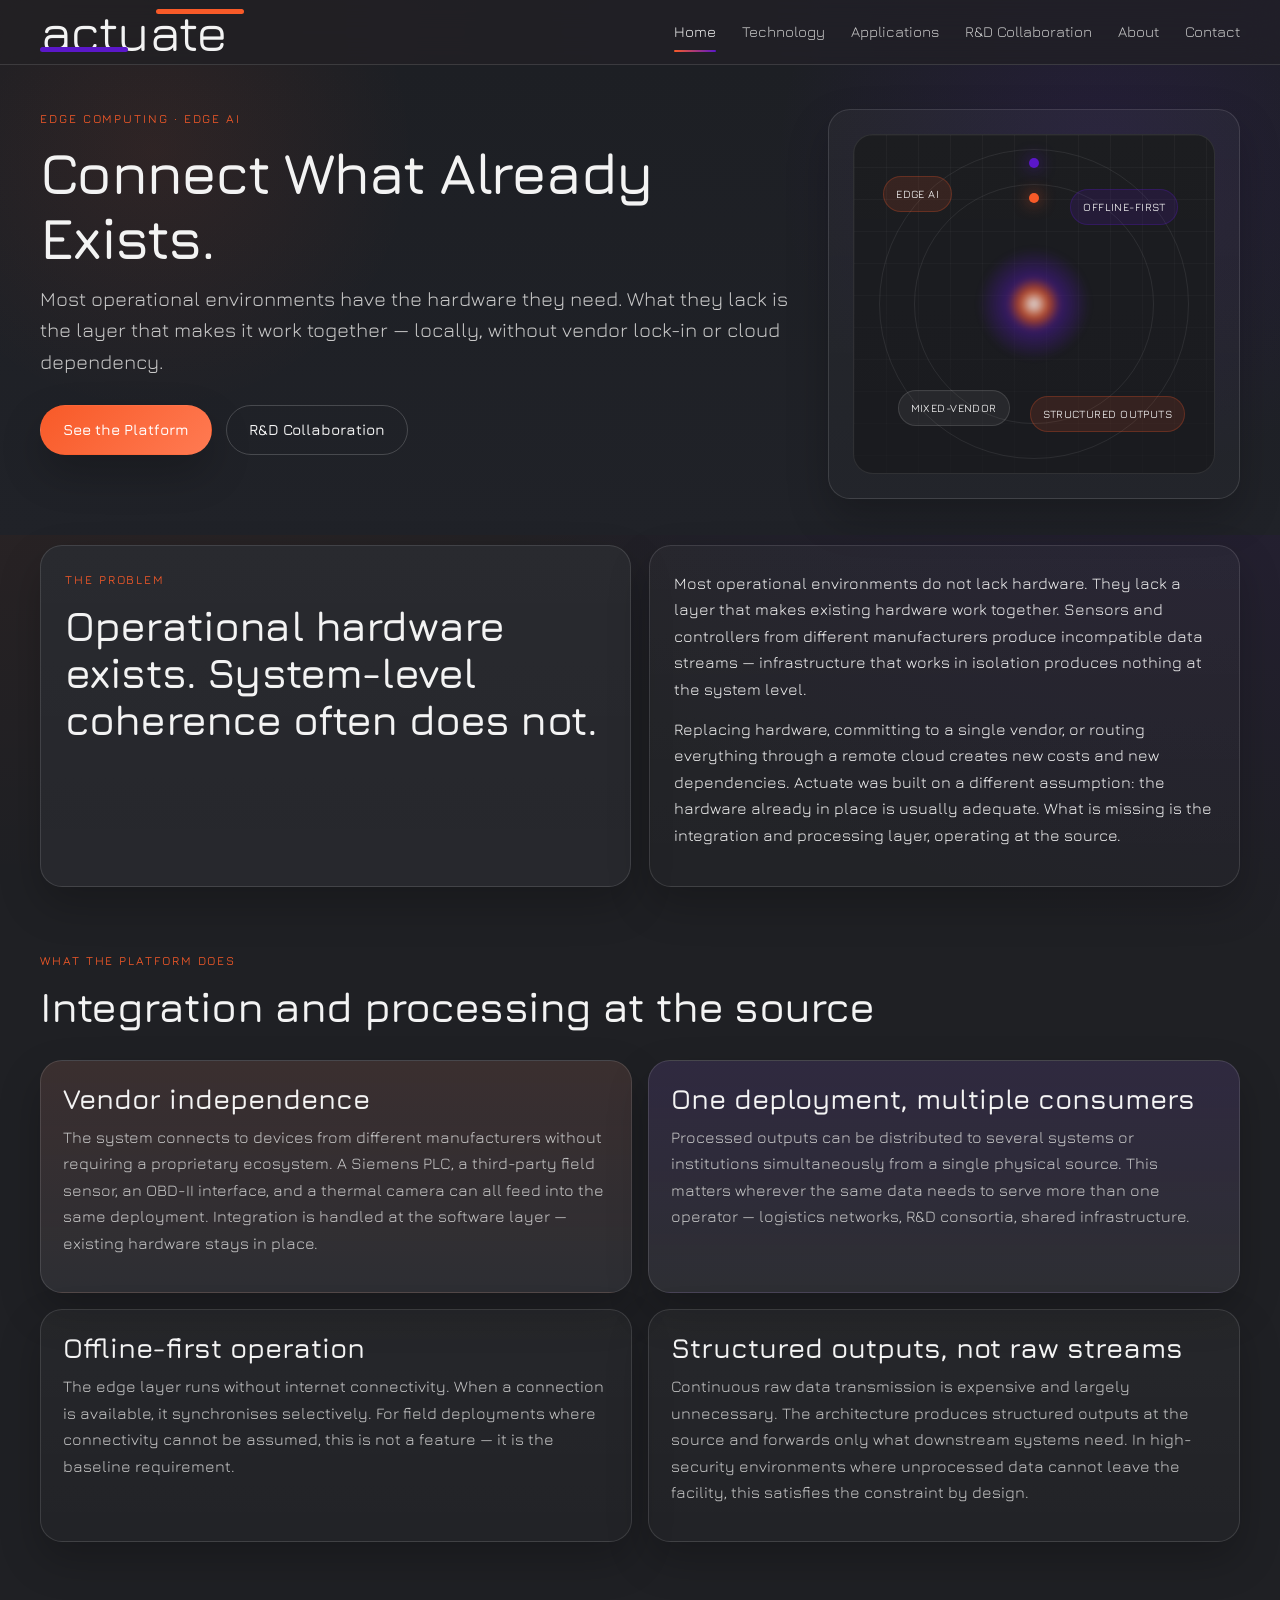
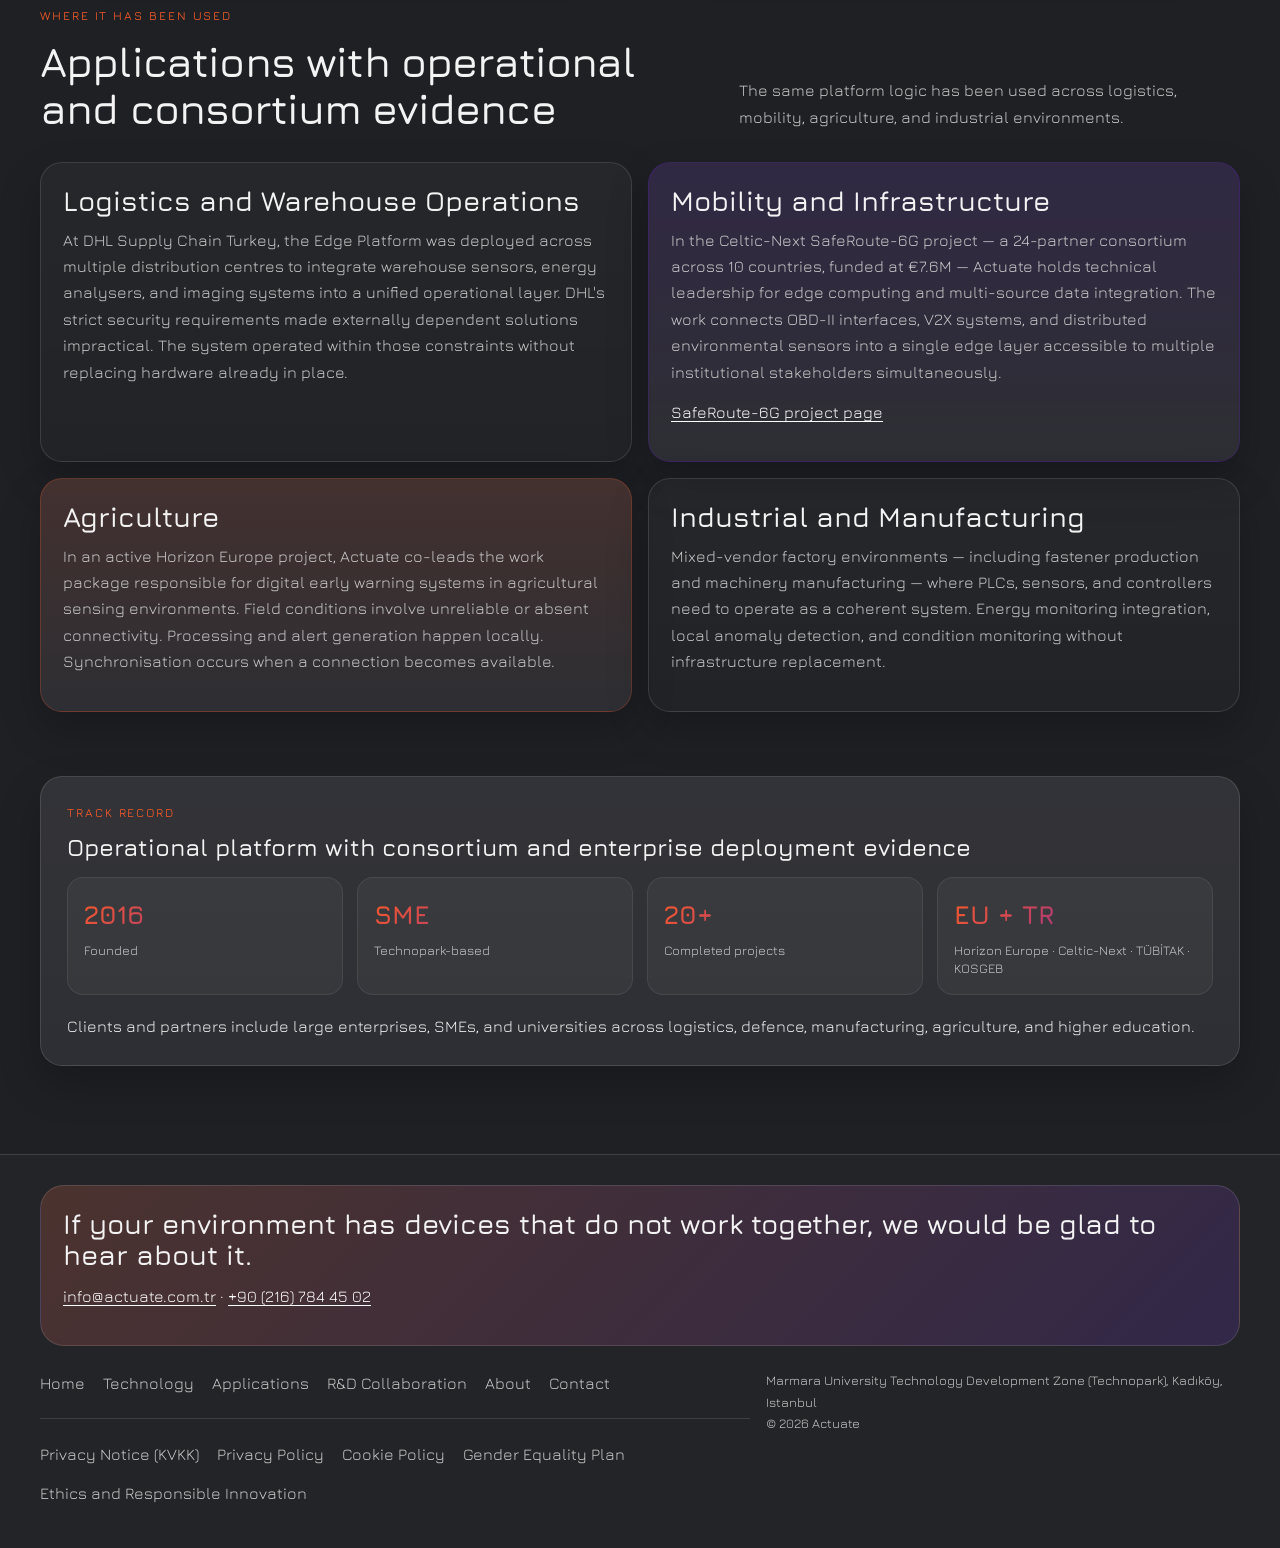
<file: index.html>
<!doctype html>
<html lang="en">
<head>
  <meta charset="utf-8">
  <meta name="viewport" content="width=device-width, initial-scale=1">
  <title>Actuate | Home</title>
  <meta name="description" content="Actuate edge platform for mixed-vendor environments.">
  <link rel="preconnect" href="https://fonts.googleapis.com">
  <link rel="preconnect" href="https://fonts.gstatic.com" crossorigin>
  <link rel="stylesheet" href="css/style.css">
</head>
<body>
  <header class="site-header">
    <div class="container nav-wrap">
      <a class="brand" href="index.html"><div class="brand-mark"><div class="brand-bars"><span class="brand-bar-orange"></span><span class="brand-bar-purple"></span></div><div class="brand-word">actuate</div></div></a>
      <nav class="main-nav">
        <a href="index.html" class="active">Home</a><a href="technology.html" class="">Technology</a><a href="applications.html" class="">Applications</a><a href="rd-collaboration.html" class="">R&D Collaboration</a><a href="about.html" class="">About</a><a href="contact.html" class="">Contact</a>
      </nav>
    </div>
  </header>
  <main>
    
<section class="hero">
  <div class="container hero-grid hero-home">
    <div>
      <div class="eyebrow">Edge Computing · Edge AI</div>
      <h1>Connect What Already Exists.</h1>
      <p class="lead">Most operational environments have the hardware they need. What they lack is the layer that makes it work together — locally, without vendor lock-in or cloud dependency.</p>
      <div class="cta-row">
        <a class="btn btn-primary" href="technology.html">See the Platform</a>
        <a class="btn btn-secondary" href="rd-collaboration.html">R&amp;D Collaboration</a>
      </div>
    </div>
    <aside class="hero-panel">
      <div class="edge-visual">
        <div class="visual-grid"></div>
        <div class="glow-core"></div>
        <div class="orbit one"><div class="orbit-dot"></div></div>
        <div class="orbit two"><div class="orbit-dot"></div></div>
        <div class="visual-chip orange one">Edge AI</div>
        <div class="visual-chip purple two">Offline-first</div>
        <div class="visual-chip three">Mixed-vendor</div>
        <div class="visual-chip orange four">Structured outputs</div>
      </div>
    </aside>
  </div>
</section>

<section class="section section-tight">
  <div class="container grid-2">
    <section class="panel panel-muted">
      <div class="eyebrow">The problem</div>
      <h2>Operational hardware exists. System-level coherence often does not.</h2>
    </section>
    <section class="panel">
      <p>Most operational environments do not lack hardware. They lack a layer that makes existing hardware work together. Sensors and controllers from different manufacturers produce incompatible data streams — infrastructure that works in isolation produces nothing at the system level.</p>
      <p>Replacing hardware, committing to a single vendor, or routing everything through a remote cloud creates new costs and new dependencies. Actuate was built on a different assumption: the hardware already in place is usually adequate. What is missing is the integration and processing layer, operating at the source.</p>
    </section>
  </div>
</section>

<section class="section">
  <div class="container">
    <div class="section-head">
      <div>
        <div class="eyebrow">What the platform does</div>
        <h2>Integration and processing at the source</h2>
      </div>
    </div>
    <div class="feature-grid">
      <article class="card card-accent">
        <h3>Vendor independence</h3>
        <p>The system connects to devices from different manufacturers without requiring a proprietary ecosystem. A Siemens PLC, a third-party field sensor, an OBD-II interface, and a thermal camera can all feed into the same deployment. Integration is handled at the software layer — existing hardware stays in place.</p>
      </article>
      <article class="card card-accent-2">
        <h3>One deployment, multiple consumers</h3>
        <p>Processed outputs can be distributed to several systems or institutions simultaneously from a single physical source. This matters wherever the same data needs to serve more than one operator — logistics networks, R&amp;D consortia, shared infrastructure.</p>
      </article>
      <article class="card">
        <h3>Offline-first operation</h3>
        <p>The edge layer runs without internet connectivity. When a connection is available, it synchronises selectively. For field deployments where connectivity cannot be assumed, this is not a feature — it is the baseline requirement.</p>
      </article>
      <article class="card">
        <h3>Structured outputs, not raw streams</h3>
        <p>Continuous raw data transmission is expensive and largely unnecessary. The architecture produces structured outputs at the source and forwards only what downstream systems need. In high-security environments where unprocessed data cannot leave the facility, this satisfies the constraint by design.</p>
      </article>
    </div>
  </div>
</section>

<section class="section">
  <div class="container">
    <div class="section-head">
      <div>
        <div class="eyebrow">Where it has been used</div>
        <h2>Applications with operational and consortium evidence</h2>
      </div>
      <p>The same platform logic has been used across logistics, mobility, agriculture, and industrial environments.</p>
    </div>
    <div class="applications-grid">
      <article class="card">
        <h3>Logistics and Warehouse Operations</h3>
        <p>At DHL Supply Chain Turkey, the Edge Platform was deployed across multiple distribution centres to integrate warehouse sensors, energy analysers, and imaging systems into a unified operational layer. DHL's strict security requirements made externally dependent solutions impractical. The system operated within those constraints without replacing hardware already in place.</p>
      </article>
      <article class="card app-emphasis-purple">
        <h3>Mobility and Infrastructure</h3>
        <p>In the Celtic-Next SafeRoute-6G project — a 24-partner consortium across 10 countries, funded at €7.6M — Actuate holds technical leadership for edge computing and multi-source data integration. The work connects OBD-II interfaces, V2X systems, and distributed environmental sensors into a single edge layer accessible to multiple institutional stakeholders simultaneously.</p>
        <p><a class="inline-link" href="https://www.celticnext.eu/project-saferoute-6g/" target="_blank" rel="noopener">SafeRoute-6G project page</a></p>
      </article>
      <article class="card app-emphasis">
        <h3>Agriculture</h3>
        <p>In an active Horizon Europe project, Actuate co-leads the work package responsible for digital early warning systems in agricultural sensing environments. Field conditions involve unreliable or absent connectivity. Processing and alert generation happen locally. Synchronisation occurs when a connection becomes available.</p>
      </article>
      <article class="card">
        <h3>Industrial and Manufacturing</h3>
        <p>Mixed-vendor factory environments — including fastener production and machinery manufacturing — where PLCs, sensors, and controllers need to operate as a coherent system. Energy monitoring integration, local anomaly detection, and condition monitoring without infrastructure replacement.</p>
      </article>
    </div>
  </div>
</section>

<section class="section">
  <div class="container">
    <div class="proof-banner">
      <div class="eyebrow">Track record</div>
      <h3>Operational platform with consortium and enterprise deployment evidence</h3>
      <div class="proof-grid">
        <div class="proof-item">
          <strong>2016</strong>
          <span>Founded</span>
        </div>
        <div class="proof-item">
          <strong>SME</strong>
          <span>Technopark-based</span>
        </div>
        <div class="proof-item">
          <strong>20+</strong>
          <span>Completed projects</span>
        </div>
        <div class="proof-item">
          <strong>EU + TR</strong>
          <span>Horizon Europe · Celtic-Next · TÜBİTAK · KOSGEB</span>
        </div>
      </div>
      <p style="margin-top:18px;margin-bottom:0">Clients and partners include large enterprises, SMEs, and universities across logistics, defence, manufacturing, agriculture, and higher education.</p>
    </div>
  </div>
</section>

  </main>
  
<footer class="site-footer">
  <div class="container">
    <div class="footer-top-cta">
      <h3>If your environment has devices that do not work together, we would be glad to hear about it.</h3>
      <p><a class="inline-link" href="mailto:info@actuate.com.tr">info@actuate.com.tr</a> · <a class="inline-link" href="tel:+902167844502">+90 (216) 784 45 02</a></p>
    </div>
    <div class="footer-grid">
      <div>
        <div class="footer-nav"><a href="index.html">Home</a><a href="technology.html">Technology</a><a href="applications.html">Applications</a><a href="rd-collaboration.html">R&D Collaboration</a><a href="about.html">About</a><a href="contact.html">Contact</a></div>
        <hr class="sep">
        <div class="footer-legal"><a href="privacy-notice-kvkk.html">Privacy Notice (KVKK)</a><a href="privacy-policy.html">Privacy Policy</a><a href="cookie-policy.html">Cookie Policy</a><a href="gender-equality-plan.html">Gender Equality Plan</a><a href="ethics-and-responsible-innovation.html">Ethics and Responsible Innovation</a></div>
      </div>
      <div class="small">
        Marmara University Technology Development Zone (Technopark), Kadıköy, Istanbul<br>
        © <span data-year></span> Actuate
      </div>
    </div>
  </div>
</footer>

  <script src="js/main.js"></script>
</body>
</html>
</file>
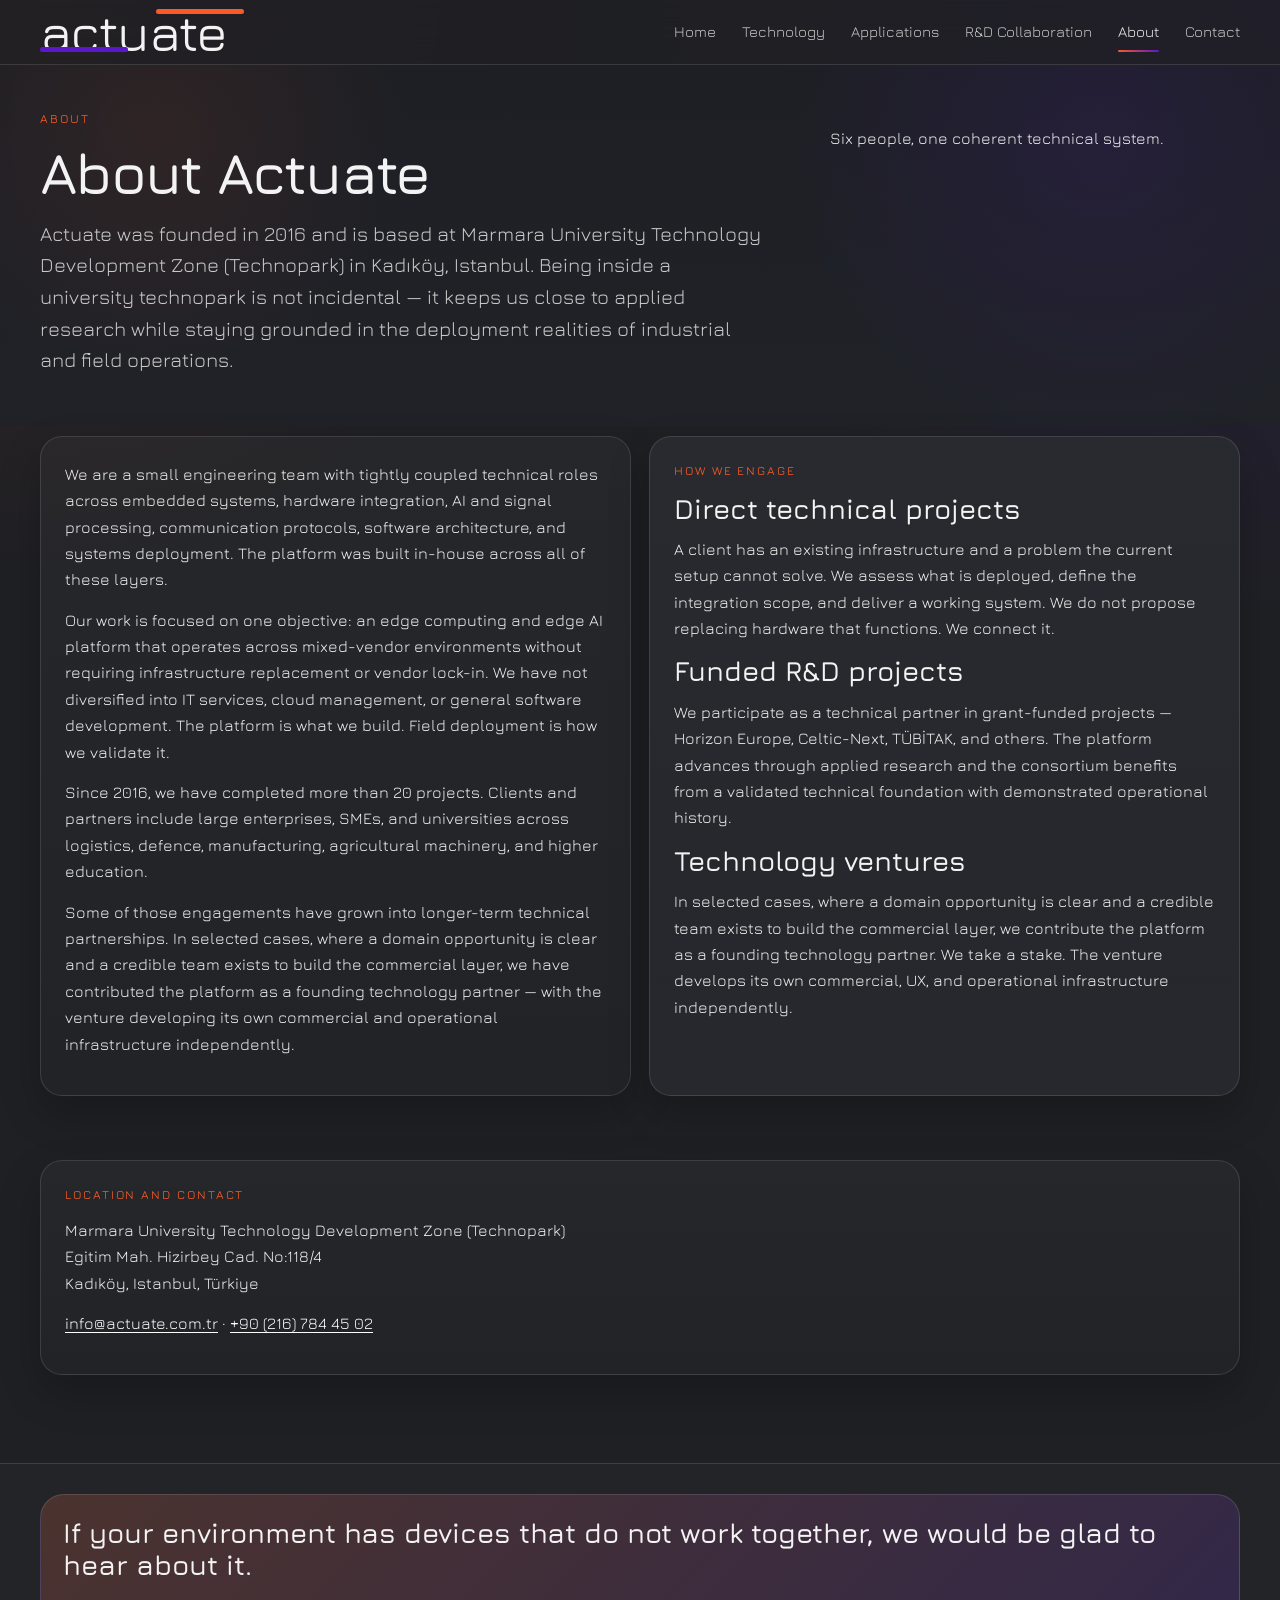
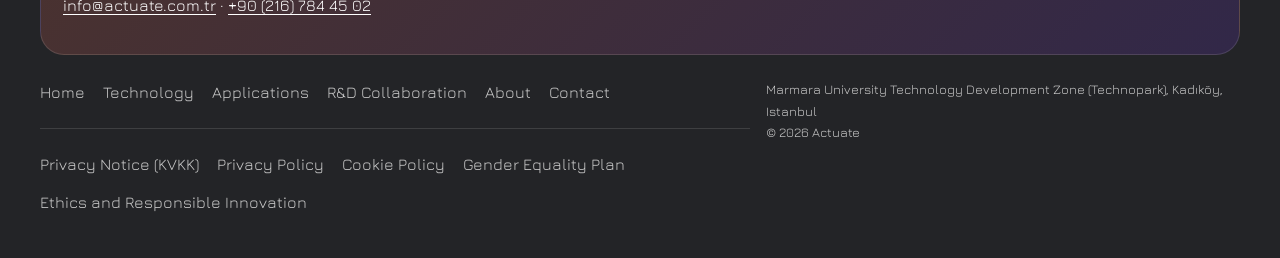
<file: about.html>
<!doctype html>
<html lang="en">
<head>
  <meta charset="utf-8">
  <meta name="viewport" content="width=device-width, initial-scale=1">
  <title>Actuate | About</title>
  <meta name="description" content="About Actuate.">
  <link rel="preconnect" href="https://fonts.googleapis.com">
  <link rel="preconnect" href="https://fonts.gstatic.com" crossorigin>
  <link rel="stylesheet" href="css/style.css">
</head>
<body>
  <header class="site-header">
    <div class="container nav-wrap">
      <a class="brand" href="index.html"><div class="brand-mark"><div class="brand-bars"><span class="brand-bar-orange"></span><span class="brand-bar-purple"></span></div><div class="brand-word">actuate</div></div></a>
      <nav class="main-nav">
        <a href="index.html" class="">Home</a><a href="technology.html" class="">Technology</a><a href="applications.html" class="">Applications</a><a href="rd-collaboration.html" class="">R&D Collaboration</a><a href="about.html" class="active">About</a><a href="contact.html" class="">Contact</a>
      </nav>
    </div>
  </header>
  <main>
    
<section class="hero">
  <div class="container hero-grid hero-generic">
    <div>
      <div class="eyebrow">About</div>
      <h1>About Actuate</h1>
      <p class="lead">Actuate was founded in 2016 and is based at Marmara University Technology Development Zone (Technopark) in Kadıköy, Istanbul. Being inside a university technopark is not incidental — it keeps us close to applied research while staying grounded in the deployment realities of industrial and field operations.</p>
    </div>
    <aside class="quote-card">
      <blockquote>Six people, one coherent technical system.</blockquote>
    </aside>
  </div>
</section>

<section class="section section-tight">
  <div class="container grid-2">
    <section class="panel">
      <p>We are a small engineering team with tightly coupled technical roles across embedded systems, hardware integration, AI and signal processing, communication protocols, software architecture, and systems deployment. The platform was built in-house across all of these layers.</p>
      <p>Our work is focused on one objective: an edge computing and edge AI platform that operates across mixed-vendor environments without requiring infrastructure replacement or vendor lock-in. We have not diversified into IT services, cloud management, or general software development. The platform is what we build. Field deployment is how we validate it.</p>
      <p>Since 2016, we have completed more than 20 projects. Clients and partners include large enterprises, SMEs, and universities across logistics, defence, manufacturing, agricultural machinery, and higher education.</p>
      <p>Some of those engagements have grown into longer-term technical partnerships. In selected cases, where a domain opportunity is clear and a credible team exists to build the commercial layer, we have contributed the platform as a founding technology partner — with the venture developing its own commercial and operational infrastructure independently.</p>
    </section>
    <section class="panel panel-muted">
      <div class="eyebrow">How we engage</div>
      <h3>Direct technical projects</h3>
      <p>A client has an existing infrastructure and a problem the current setup cannot solve. We assess what is deployed, define the integration scope, and deliver a working system. We do not propose replacing hardware that functions. We connect it.</p>
      <h3>Funded R&amp;D projects</h3>
      <p>We participate as a technical partner in grant-funded projects — Horizon Europe, Celtic-Next, TÜBİTAK, and others. The platform advances through applied research and the consortium benefits from a validated technical foundation with demonstrated operational history.</p>
      <h3>Technology ventures</h3>
      <p>In selected cases, where a domain opportunity is clear and a credible team exists to build the commercial layer, we contribute the platform as a founding technology partner. We take a stake. The venture develops its own commercial, UX, and operational infrastructure independently.</p>
    </section>
  </div>
</section>

<section class="section">
  <div class="container panel">
    <div class="eyebrow">Location and contact</div>
    <p>Marmara University Technology Development Zone (Technopark)<br>
    Egitim Mah. Hizirbey Cad. No:118/4<br>
    Kadıköy, Istanbul, Türkiye</p>
    <p><a class="inline-link" href="mailto:info@actuate.com.tr">info@actuate.com.tr</a> · <a class="inline-link" href="tel:+902167844502">+90 (216) 784 45 02</a></p>
  </div>
</section>

  </main>
  
<footer class="site-footer">
  <div class="container">
    <div class="footer-top-cta">
      <h3>If your environment has devices that do not work together, we would be glad to hear about it.</h3>
      <p><a class="inline-link" href="mailto:info@actuate.com.tr">info@actuate.com.tr</a> · <a class="inline-link" href="tel:+902167844502">+90 (216) 784 45 02</a></p>
    </div>
    <div class="footer-grid">
      <div>
        <div class="footer-nav"><a href="index.html">Home</a><a href="technology.html">Technology</a><a href="applications.html">Applications</a><a href="rd-collaboration.html">R&D Collaboration</a><a href="about.html">About</a><a href="contact.html">Contact</a></div>
        <hr class="sep">
        <div class="footer-legal"><a href="privacy-notice-kvkk.html">Privacy Notice (KVKK)</a><a href="privacy-policy.html">Privacy Policy</a><a href="cookie-policy.html">Cookie Policy</a><a href="gender-equality-plan.html">Gender Equality Plan</a><a href="ethics-and-responsible-innovation.html">Ethics and Responsible Innovation</a></div>
      </div>
      <div class="small">
        Marmara University Technology Development Zone (Technopark), Kadıköy, Istanbul<br>
        © <span data-year></span> Actuate
      </div>
    </div>
  </div>
</footer>

  <script src="js/main.js"></script>
</body>
</html>
</file>
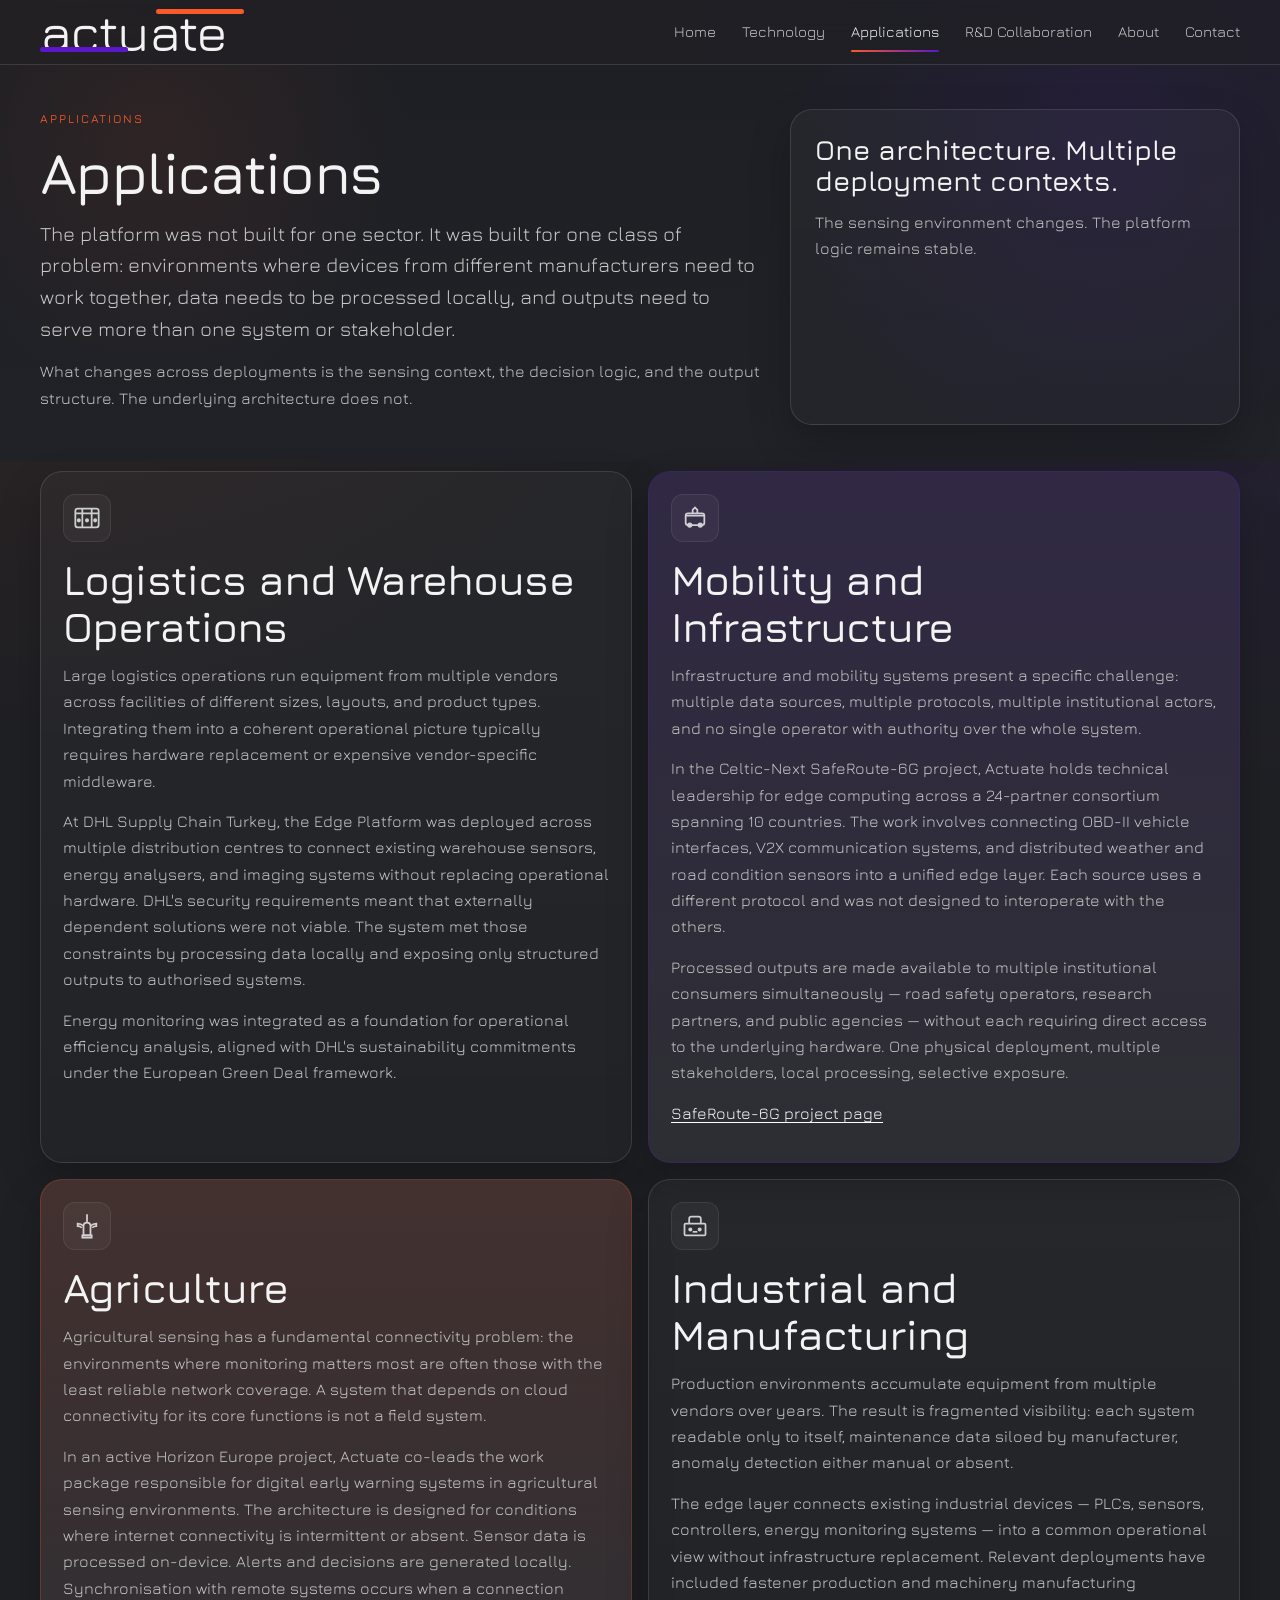
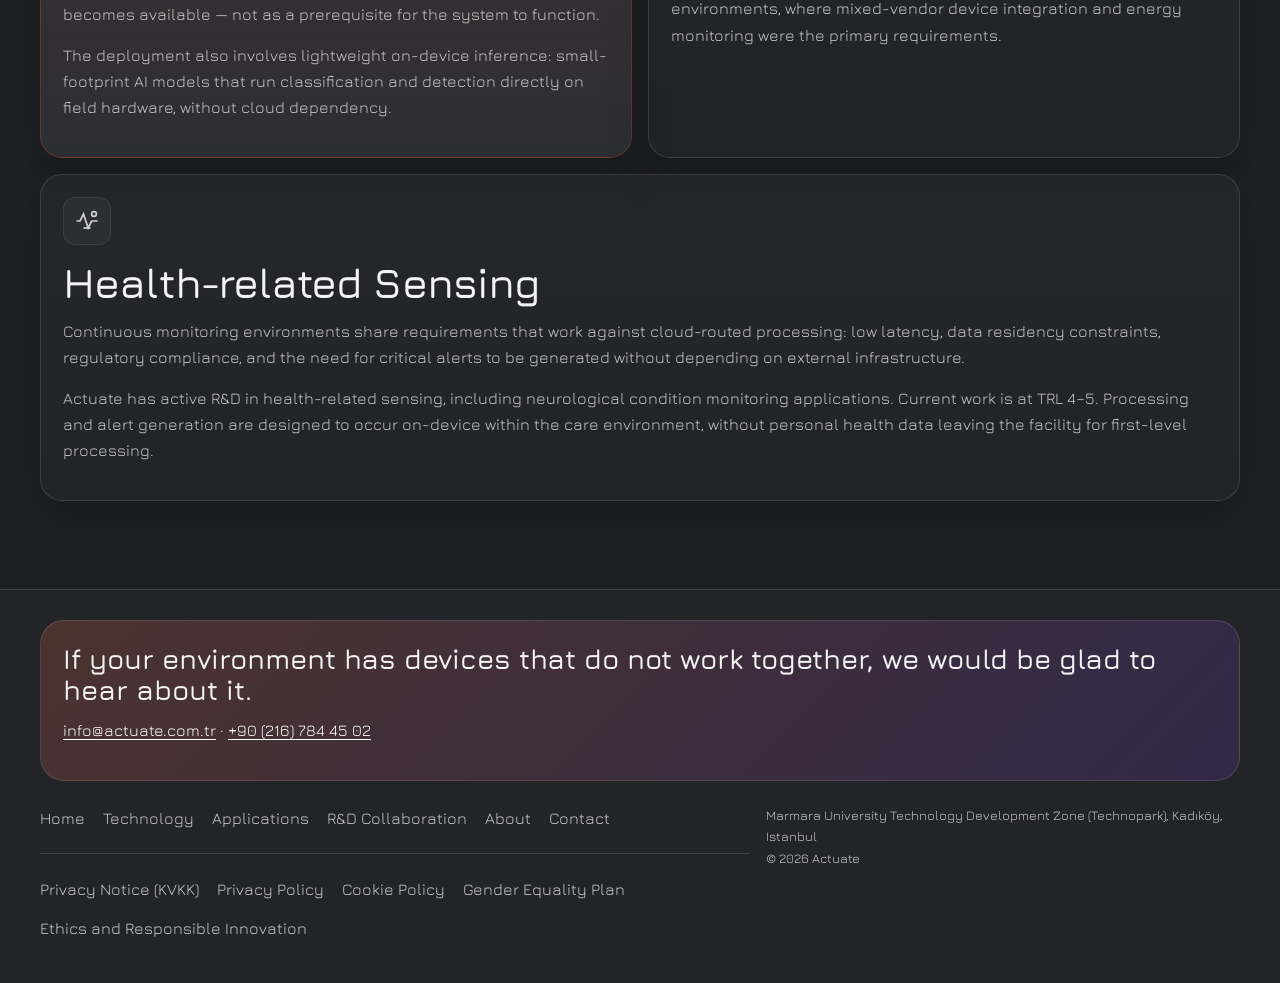
<file: applications.html>
<!doctype html>
<html lang="en">
<head>
  <meta charset="utf-8">
  <meta name="viewport" content="width=device-width, initial-scale=1">
  <title>Actuate | Applications</title>
  <meta name="description" content="Deployment contexts for Actuate's Edge Platform.">
  <link rel="preconnect" href="https://fonts.googleapis.com">
  <link rel="preconnect" href="https://fonts.gstatic.com" crossorigin>
  <link rel="stylesheet" href="css/style.css">
</head>
<body>
  <header class="site-header">
    <div class="container nav-wrap">
      <a class="brand" href="index.html"><div class="brand-mark"><div class="brand-bars"><span class="brand-bar-orange"></span><span class="brand-bar-purple"></span></div><div class="brand-word">actuate</div></div></a>
      <nav class="main-nav">
        <a href="index.html" class="">Home</a><a href="technology.html" class="">Technology</a><a href="applications.html" class="active">Applications</a><a href="rd-collaboration.html" class="">R&D Collaboration</a><a href="about.html" class="">About</a><a href="contact.html" class="">Contact</a>
      </nav>
    </div>
  </header>
  <main>
    
<section class="hero">
  <div class="container hero-grid hero-generic">
    <div>
      <div class="eyebrow">Applications</div>
      <h1>Applications</h1>
      <p class="lead">The platform was not built for one sector. It was built for one class of problem: environments where devices from different manufacturers need to work together, data needs to be processed locally, and outputs need to serve more than one system or stakeholder.</p>
      <p class="muted">What changes across deployments is the sensing context, the decision logic, and the output structure. The underlying architecture does not.</p>
    </div>
    <aside class="hero-panel">
      <h3>One architecture. Multiple deployment contexts.</h3>
      <p class="muted">The sensing environment changes. The platform logic remains stable.</p>
    </aside>
  </div>
</section>

<section class="section section-tight">
  <div class="container applications-grid">
    <article class="card">
      <div class="sector-icon">
        <svg viewBox="0 0 24 24" fill="none" stroke="currentColor" stroke-width="1.5">
          <rect x="2" y="4" width="20" height="16" rx="2"/>
          <path d="M2 8h20M8 4v16M16 4v16"/>
          <circle cx="5" cy="14" r="1" fill="currentColor"/>
          <circle cx="12" cy="14" r="1" fill="currentColor"/>
          <circle cx="19" cy="14" r="1" fill="currentColor"/>
        </svg>
      </div>
      <h2>Logistics and Warehouse Operations</h2>
      <p>Large logistics operations run equipment from multiple vendors across facilities of different sizes, layouts, and product types. Integrating them into a coherent operational picture typically requires hardware replacement or expensive vendor-specific middleware.</p>
      <p>At DHL Supply Chain Turkey, the Edge Platform was deployed across multiple distribution centres to connect existing warehouse sensors, energy analysers, and imaging systems without replacing operational hardware. DHL's security requirements meant that externally dependent solutions were not viable. The system met those constraints by processing data locally and exposing only structured outputs to authorised systems.</p>
      <p>Energy monitoring was integrated as a foundation for operational efficiency analysis, aligned with DHL's sustainability commitments under the European Green Deal framework.</p>
    </article>

    <article class="card app-emphasis-purple">
      <div class="sector-icon">
        <svg viewBox="0 0 24 24" fill="none" stroke="currentColor" stroke-width="1.5">
          <rect x="4" y="8" width="16" height="10" rx="2"/>
          <circle cx="7.5" cy="18" r="1.5" fill="currentColor"/>
          <circle cx="16.5" cy="18" r="1.5" fill="currentColor"/>
          <path d="M4 10h16M10 8V5l2-2 2 2v3"/>
        </svg>
      </div>
      <h2>Mobility and Infrastructure</h2>
      <p>Infrastructure and mobility systems present a specific challenge: multiple data sources, multiple protocols, multiple institutional actors, and no single operator with authority over the whole system.</p>
      <p>In the Celtic-Next SafeRoute-6G project, Actuate holds technical leadership for edge computing across a 24-partner consortium spanning 10 countries. The work involves connecting OBD-II vehicle interfaces, V2X communication systems, and distributed weather and road condition sensors into a unified edge layer. Each source uses a different protocol and was not designed to interoperate with the others.</p>
      <p>Processed outputs are made available to multiple institutional consumers simultaneously — road safety operators, research partners, and public agencies — without each requiring direct access to the underlying hardware. One physical deployment, multiple stakeholders, local processing, selective exposure.</p>
      <p><a class="inline-link" href="https://www.celticnext.eu/project-saferoute-6g/" target="_blank" rel="noopener">SafeRoute-6G project page</a></p>
    </article>

    <article class="card app-emphasis">
      <div class="sector-icon">
        <svg viewBox="0 0 24 24" fill="none" stroke="currentColor" stroke-width="1.5">
          <path d="M12 2v7m0 0c-2 0-3 1-3 3v8h6v-8c0-2-1-3-3-3z"/>
          <path d="M9 12c-1.5-1.5-3-2-5-2v2c1.5 0 2.5.5 3.5 1.5"/>
          <path d="M15 12c1.5-1.5 3-2 5-2v2c-1.5 0-2.5.5-3.5 1.5"/>
          <rect x="8" y="20" width="8" height="2"/>
        </svg>
      </div>
      <h2>Agriculture</h2>
      <p>Agricultural sensing has a fundamental connectivity problem: the environments where monitoring matters most are often those with the least reliable network coverage. A system that depends on cloud connectivity for its core functions is not a field system.</p>
      <p>In an active Horizon Europe project, Actuate co-leads the work package responsible for digital early warning systems in agricultural sensing environments. The architecture is designed for conditions where internet connectivity is intermittent or absent. Sensor data is processed on-device. Alerts and decisions are generated locally. Synchronisation with remote systems occurs when a connection becomes available — not as a prerequisite for the system to function.</p>
      <p>The deployment also involves lightweight on-device inference: small-footprint AI models that run classification and detection directly on field hardware, without cloud dependency.</p>
    </article>

    <article class="card">
      <div class="sector-icon">
        <svg viewBox="0 0 24 24" fill="none" stroke="currentColor" stroke-width="1.5">
          <rect x="3" y="10" width="18" height="10" rx="1"/>
          <path d="M7 10V6a2 2 0 012-2h6a2 2 0 012 2v4"/>
          <circle cx="8" cy="15" r="1" fill="currentColor"/>
          <circle cx="16" cy="15" r="1" fill="currentColor"/>
          <path d="M10 17h4"/>
        </svg>
      </div>
      <h2>Industrial and Manufacturing</h2>
      <p>Production environments accumulate equipment from multiple vendors over years. The result is fragmented visibility: each system readable only to itself, maintenance data siloed by manufacturer, anomaly detection either manual or absent.</p>
      <p>The edge layer connects existing industrial devices — PLCs, sensors, controllers, energy monitoring systems — into a common operational view without infrastructure replacement. Relevant deployments have included fastener production and machinery manufacturing environments, where mixed-vendor device integration and energy monitoring were the primary requirements.</p>
    </article>

    <article class="card" style="grid-column:1/-1">
      <div class="sector-icon">
        <svg viewBox="0 0 24 24" fill="none" stroke="currentColor" stroke-width="1.5">
          <path d="M3 12h3l3-6 4 12 3-6h5"/>
          <circle cx="18" cy="6" r="2"/>
          <path d="M9 18h6"/>
        </svg>
      </div>
      <h2>Health-related Sensing</h2>
      <p>Continuous monitoring environments share requirements that work against cloud-routed processing: low latency, data residency constraints, regulatory compliance, and the need for critical alerts to be generated without depending on external infrastructure.</p>
      <p>Actuate has active R&amp;D in health-related sensing, including neurological condition monitoring applications. Current work is at TRL 4–5. Processing and alert generation are designed to occur on-device within the care environment, without personal health data leaving the facility for first-level processing.</p>
    </article>
  </div>
</section>

  </main>
  
<footer class="site-footer">
  <div class="container">
    <div class="footer-top-cta">
      <h3>If your environment has devices that do not work together, we would be glad to hear about it.</h3>
      <p><a class="inline-link" href="mailto:info@actuate.com.tr">info@actuate.com.tr</a> · <a class="inline-link" href="tel:+902167844502">+90 (216) 784 45 02</a></p>
    </div>
    <div class="footer-grid">
      <div>
        <div class="footer-nav"><a href="index.html">Home</a><a href="technology.html">Technology</a><a href="applications.html">Applications</a><a href="rd-collaboration.html">R&D Collaboration</a><a href="about.html">About</a><a href="contact.html">Contact</a></div>
        <hr class="sep">
        <div class="footer-legal"><a href="privacy-notice-kvkk.html">Privacy Notice (KVKK)</a><a href="privacy-policy.html">Privacy Policy</a><a href="cookie-policy.html">Cookie Policy</a><a href="gender-equality-plan.html">Gender Equality Plan</a><a href="ethics-and-responsible-innovation.html">Ethics and Responsible Innovation</a></div>
      </div>
      <div class="small">
        Marmara University Technology Development Zone (Technopark), Kadıköy, Istanbul<br>
        © <span data-year></span> Actuate
      </div>
    </div>
  </div>
</footer>

  <script src="js/main.js"></script>
</body>
</html>
</file>
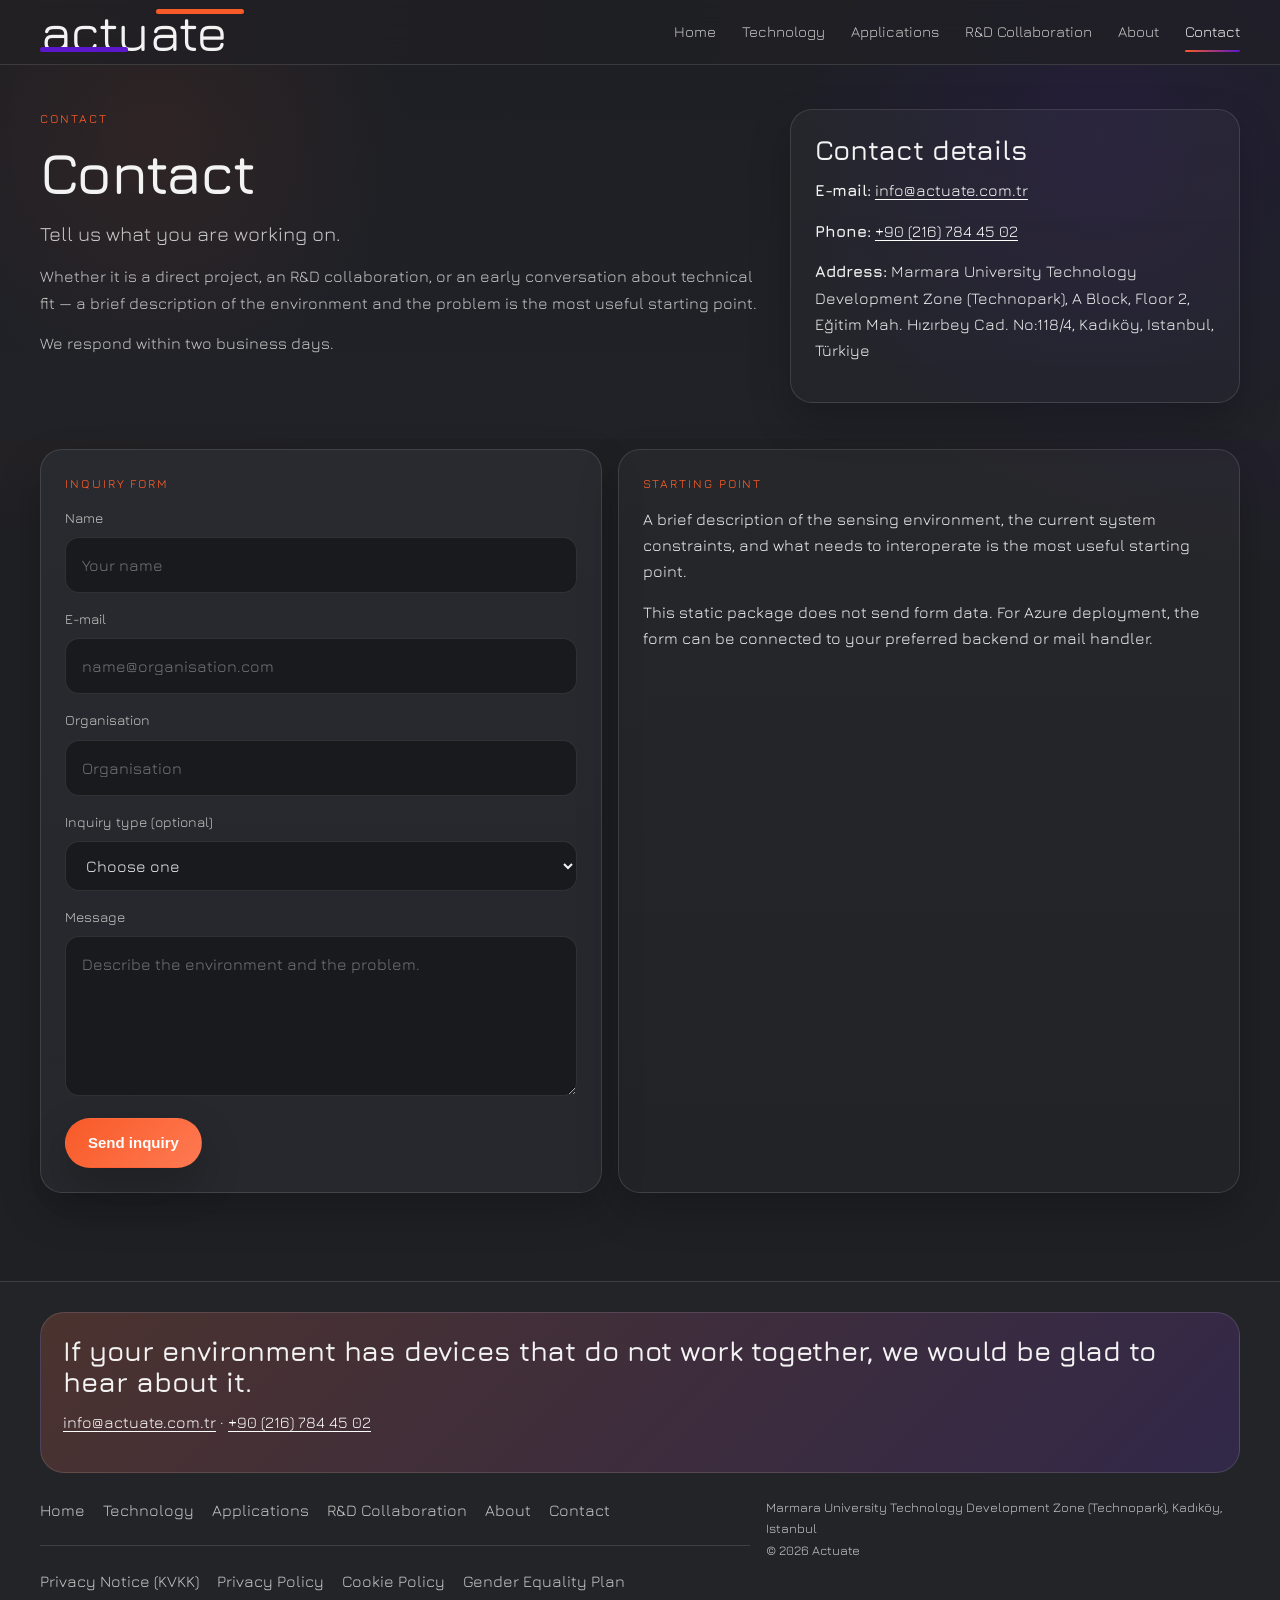
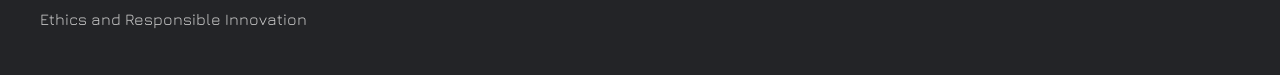
<file: contact.html>
<!doctype html>
<html lang="en">
<head>
  <meta charset="utf-8">
  <meta name="viewport" content="width=device-width, initial-scale=1">
  <title>Actuate | Contact</title>
  <meta name="description" content="Contact Actuate.">
  <link rel="preconnect" href="https://fonts.googleapis.com">
  <link rel="preconnect" href="https://fonts.gstatic.com" crossorigin>
  <link rel="stylesheet" href="css/style.css">
</head>
<body>
  <header class="site-header">
    <div class="container nav-wrap">
      <a class="brand" href="index.html"><div class="brand-mark"><div class="brand-bars"><span class="brand-bar-orange"></span><span class="brand-bar-purple"></span></div><div class="brand-word">actuate</div></div></a>
      <nav class="main-nav">
        <a href="index.html" class="">Home</a><a href="technology.html" class="">Technology</a><a href="applications.html" class="">Applications</a><a href="rd-collaboration.html" class="">R&D Collaboration</a><a href="about.html" class="">About</a><a href="contact.html" class="active">Contact</a>
      </nav>
    </div>
  </header>
  <main>
    
<section class="hero">
  <div class="container hero-grid hero-generic">
    <div>
      <div class="eyebrow">Contact</div>
      <h1>Contact</h1>
      <p class="lead">Tell us what you are working on.</p>
      <p class="muted">Whether it is a direct project, an R&amp;D collaboration, or an early conversation about technical fit — a brief description of the environment and the problem is the most useful starting point.</p>
      <p class="muted">We respond within two business days.</p>
    </div>
    <aside class="hero-panel">
      <h3>Contact details</h3>
      <p><strong>E-mail:</strong> <a class="inline-link" href="mailto:info@actuate.com.tr">info@actuate.com.tr</a></p>
      <p><strong>Phone:</strong> <a class="inline-link" href="tel:+902167844502">+90 (216) 784 45 02</a></p>
      <p><strong>Address:</strong> Marmara University Technology Development Zone (Technopark), A Block, Floor 2, Eğitim Mah. Hızırbey Cad. No:118/4, Kadıköy, Istanbul, Türkiye</p>
    </aside>
  </div>
</section>

<section class="section section-tight">
  <div class="container contact-grid">
    <section class="panel panel-muted">
      <div class="eyebrow">Inquiry form</div>
      <form class="form-grid">
        <div>
          <label for="name">Name</label>
          <input id="name" type="text" placeholder="Your name">
        </div>
        <div>
          <label for="email">E-mail</label>
          <input id="email" type="email" placeholder="name@organisation.com">
        </div>
        <div>
          <label for="org">Organisation</label>
          <input id="org" type="text" placeholder="Organisation">
        </div>
        <div>
          <label for="type">Inquiry type (optional)</label>
          <select id="type">
            <option selected>Choose one</option>
            <option>Direct Project Inquiry</option>
            <option>R&amp;D Collaboration</option>
            <option>Consortium Opportunity</option>
            <option>Technical Fit Discussion</option>
          </select>
        </div>
        <div>
          <label for="message">Message</label>
          <textarea id="message" placeholder="Describe the environment and the problem."></textarea>
        </div>
        <div>
          <button class="btn btn-primary" type="button">Send inquiry</button>
        </div>
      </form>
    </section>
    <section class="panel">
      <div class="eyebrow">Starting point</div>
      <p>A brief description of the sensing environment, the current system constraints, and what needs to interoperate is the most useful starting point.</p>
      <p>This static package does not send form data. For Azure deployment, the form can be connected to your preferred backend or mail handler.</p>
    </section>
  </div>
</section>

  </main>
  
<footer class="site-footer">
  <div class="container">
    <div class="footer-top-cta">
      <h3>If your environment has devices that do not work together, we would be glad to hear about it.</h3>
      <p><a class="inline-link" href="mailto:info@actuate.com.tr">info@actuate.com.tr</a> · <a class="inline-link" href="tel:+902167844502">+90 (216) 784 45 02</a></p>
    </div>
    <div class="footer-grid">
      <div>
        <div class="footer-nav"><a href="index.html">Home</a><a href="technology.html">Technology</a><a href="applications.html">Applications</a><a href="rd-collaboration.html">R&D Collaboration</a><a href="about.html">About</a><a href="contact.html">Contact</a></div>
        <hr class="sep">
        <div class="footer-legal"><a href="privacy-notice-kvkk.html">Privacy Notice (KVKK)</a><a href="privacy-policy.html">Privacy Policy</a><a href="cookie-policy.html">Cookie Policy</a><a href="gender-equality-plan.html">Gender Equality Plan</a><a href="ethics-and-responsible-innovation.html">Ethics and Responsible Innovation</a></div>
      </div>
      <div class="small">
        Marmara University Technology Development Zone (Technopark), Kadıköy, Istanbul<br>
        © <span data-year></span> Actuate
      </div>
    </div>
  </div>
</footer>

  <script src="js/main.js"></script>
</body>
</html>
</file>
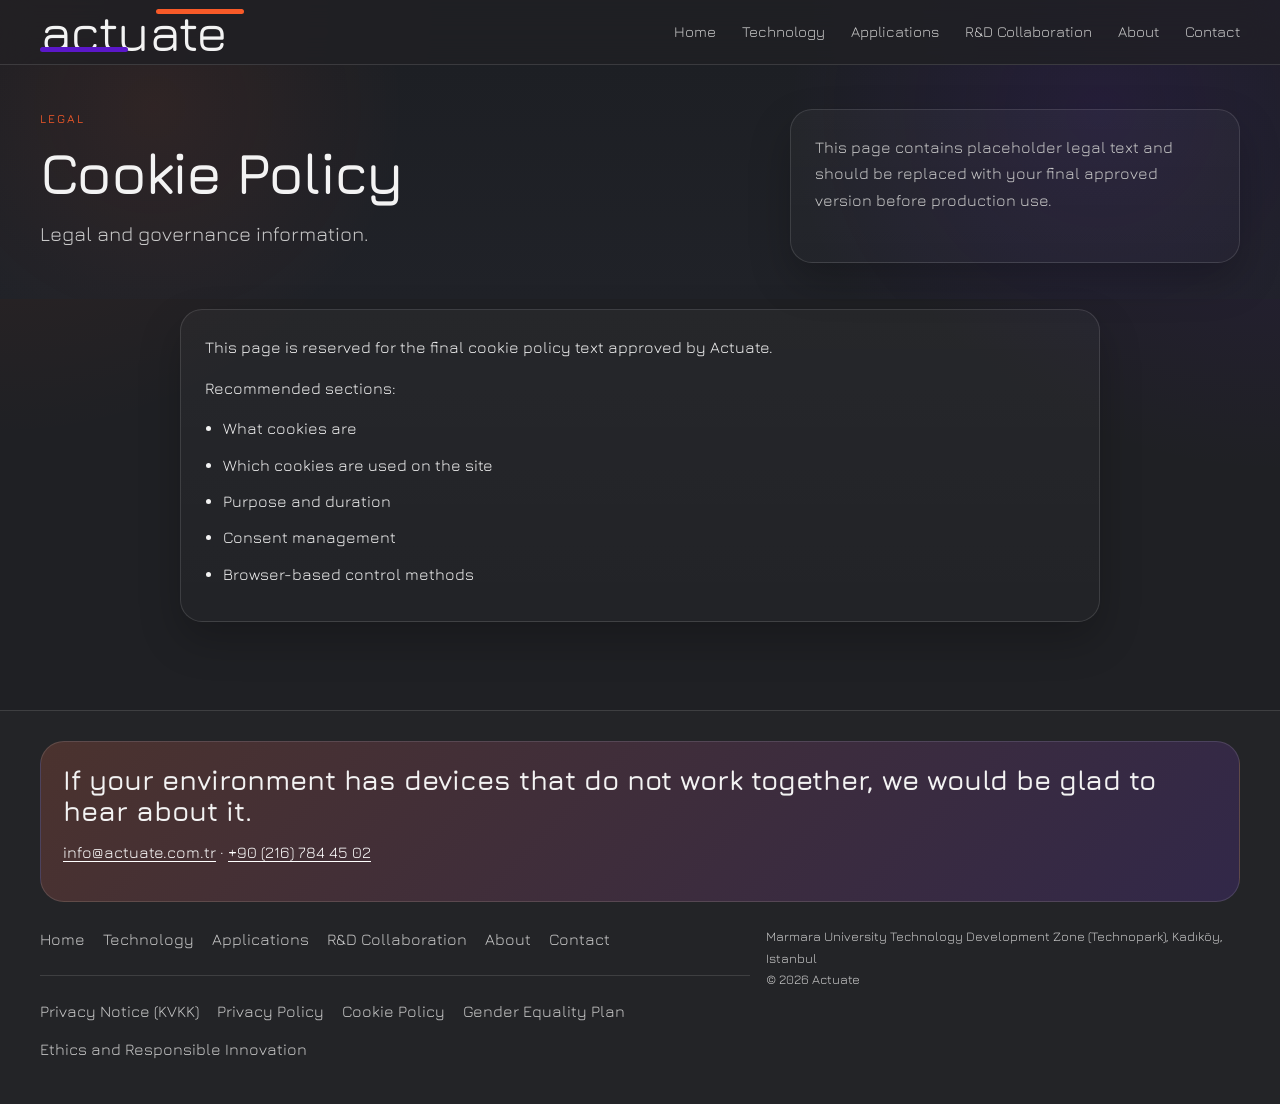
<file: cookie-policy.html>
<!doctype html>
<html lang="en">
<head>
  <meta charset="utf-8">
  <meta name="viewport" content="width=device-width, initial-scale=1">
  <title>Actuate | Cookie Policy</title>
  <meta name="description" content="Cookie Policy">
  <link rel="preconnect" href="https://fonts.googleapis.com">
  <link rel="preconnect" href="https://fonts.gstatic.com" crossorigin>
  <link rel="stylesheet" href="css/style.css">
</head>
<body>
  <header class="site-header">
    <div class="container nav-wrap">
      <a class="brand" href="index.html"><div class="brand-mark"><div class="brand-bars"><span class="brand-bar-orange"></span><span class="brand-bar-purple"></span></div><div class="brand-word">actuate</div></div></a>
      <nav class="main-nav">
        <a href="index.html" class="">Home</a><a href="technology.html" class="">Technology</a><a href="applications.html" class="">Applications</a><a href="rd-collaboration.html" class="">R&D Collaboration</a><a href="about.html" class="">About</a><a href="contact.html" class="">Contact</a>
      </nav>
    </div>
  </header>
  <main>
    
<section class="hero">
  <div class="container hero-grid hero-generic">
    <div>
      <div class="eyebrow">Legal</div>
      <h1>Cookie Policy</h1>
      <p class="lead">Legal and governance information.</p>
    </div>
    <aside class="hero-panel">
      <p class="muted">This page contains placeholder legal text and should be replaced with your final approved version before production use.</p>
    </aside>
  </div>
</section>
<section class="section section-tight">
  <div class="container panel kv-only">
    
<p>This page is reserved for the final cookie policy text approved by Actuate.</p>
<p>Recommended sections:</p>
<ul class="list-clean">
  <li>What cookies are</li>
  <li>Which cookies are used on the site</li>
  <li>Purpose and duration</li>
  <li>Consent management</li>
  <li>Browser-based control methods</li>
</ul>

  </div>
</section>

  </main>
  
<footer class="site-footer">
  <div class="container">
    <div class="footer-top-cta">
      <h3>If your environment has devices that do not work together, we would be glad to hear about it.</h3>
      <p><a class="inline-link" href="mailto:info@actuate.com.tr">info@actuate.com.tr</a> · <a class="inline-link" href="tel:+902167844502">+90 (216) 784 45 02</a></p>
    </div>
    <div class="footer-grid">
      <div>
        <div class="footer-nav"><a href="index.html">Home</a><a href="technology.html">Technology</a><a href="applications.html">Applications</a><a href="rd-collaboration.html">R&D Collaboration</a><a href="about.html">About</a><a href="contact.html">Contact</a></div>
        <hr class="sep">
        <div class="footer-legal"><a href="privacy-notice-kvkk.html">Privacy Notice (KVKK)</a><a href="privacy-policy.html">Privacy Policy</a><a href="cookie-policy.html">Cookie Policy</a><a href="gender-equality-plan.html">Gender Equality Plan</a><a href="ethics-and-responsible-innovation.html">Ethics and Responsible Innovation</a></div>
      </div>
      <div class="small">
        Marmara University Technology Development Zone (Technopark), Kadıköy, Istanbul<br>
        © <span data-year></span> Actuate
      </div>
    </div>
  </div>
</footer>

  <script src="js/main.js"></script>
</body>
</html>
</file>
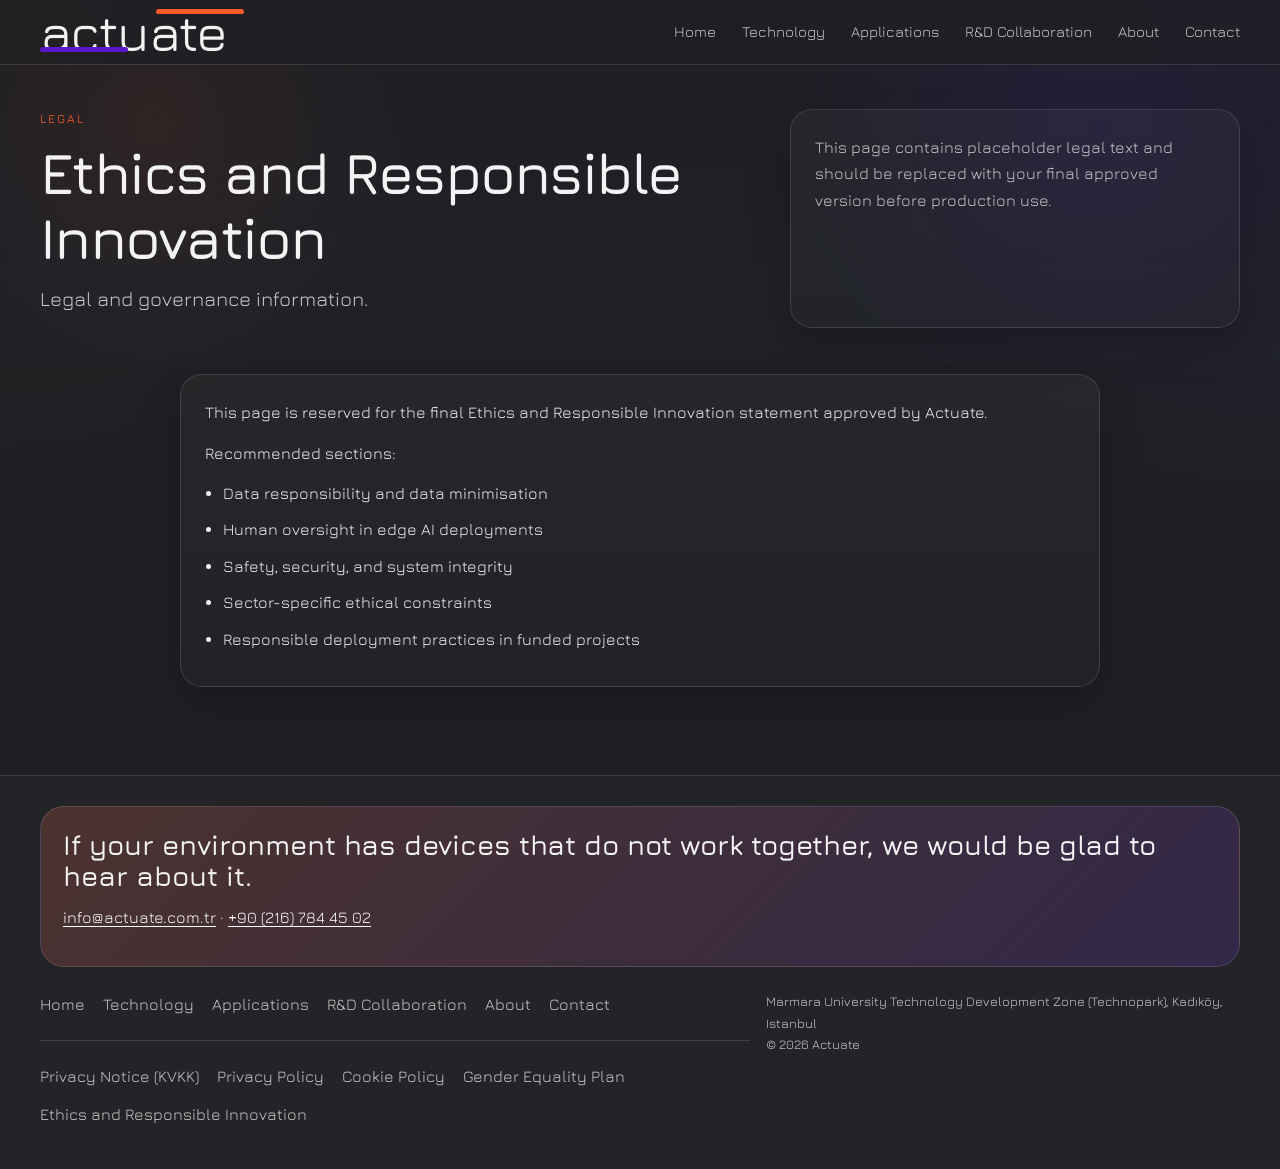
<file: ethics-and-responsible-innovation.html>
<!doctype html>
<html lang="en">
<head>
  <meta charset="utf-8">
  <meta name="viewport" content="width=device-width, initial-scale=1">
  <title>Actuate | Ethics and Responsible Innovation</title>
  <meta name="description" content="Ethics and Responsible Innovation">
  <link rel="preconnect" href="https://fonts.googleapis.com">
  <link rel="preconnect" href="https://fonts.gstatic.com" crossorigin>
  <link rel="stylesheet" href="css/style.css">
</head>
<body>
  <header class="site-header">
    <div class="container nav-wrap">
      <a class="brand" href="index.html"><div class="brand-mark"><div class="brand-bars"><span class="brand-bar-orange"></span><span class="brand-bar-purple"></span></div><div class="brand-word">actuate</div></div></a>
      <nav class="main-nav">
        <a href="index.html" class="">Home</a><a href="technology.html" class="">Technology</a><a href="applications.html" class="">Applications</a><a href="rd-collaboration.html" class="">R&D Collaboration</a><a href="about.html" class="">About</a><a href="contact.html" class="">Contact</a>
      </nav>
    </div>
  </header>
  <main>
    
<section class="hero">
  <div class="container hero-grid hero-generic">
    <div>
      <div class="eyebrow">Legal</div>
      <h1>Ethics and Responsible Innovation</h1>
      <p class="lead">Legal and governance information.</p>
    </div>
    <aside class="hero-panel">
      <p class="muted">This page contains placeholder legal text and should be replaced with your final approved version before production use.</p>
    </aside>
  </div>
</section>
<section class="section section-tight">
  <div class="container panel kv-only">
    
<p>This page is reserved for the final Ethics and Responsible Innovation statement approved by Actuate.</p>
<p>Recommended sections:</p>
<ul class="list-clean">
  <li>Data responsibility and data minimisation</li>
  <li>Human oversight in edge AI deployments</li>
  <li>Safety, security, and system integrity</li>
  <li>Sector-specific ethical constraints</li>
  <li>Responsible deployment practices in funded projects</li>
</ul>

  </div>
</section>

  </main>
  
<footer class="site-footer">
  <div class="container">
    <div class="footer-top-cta">
      <h3>If your environment has devices that do not work together, we would be glad to hear about it.</h3>
      <p><a class="inline-link" href="mailto:info@actuate.com.tr">info@actuate.com.tr</a> · <a class="inline-link" href="tel:+902167844502">+90 (216) 784 45 02</a></p>
    </div>
    <div class="footer-grid">
      <div>
        <div class="footer-nav"><a href="index.html">Home</a><a href="technology.html">Technology</a><a href="applications.html">Applications</a><a href="rd-collaboration.html">R&D Collaboration</a><a href="about.html">About</a><a href="contact.html">Contact</a></div>
        <hr class="sep">
        <div class="footer-legal"><a href="privacy-notice-kvkk.html">Privacy Notice (KVKK)</a><a href="privacy-policy.html">Privacy Policy</a><a href="cookie-policy.html">Cookie Policy</a><a href="gender-equality-plan.html">Gender Equality Plan</a><a href="ethics-and-responsible-innovation.html">Ethics and Responsible Innovation</a></div>
      </div>
      <div class="small">
        Marmara University Technology Development Zone (Technopark), Kadıköy, Istanbul<br>
        © <span data-year></span> Actuate
      </div>
    </div>
  </div>
</footer>

  <script src="js/main.js"></script>
</body>
</html>
</file>
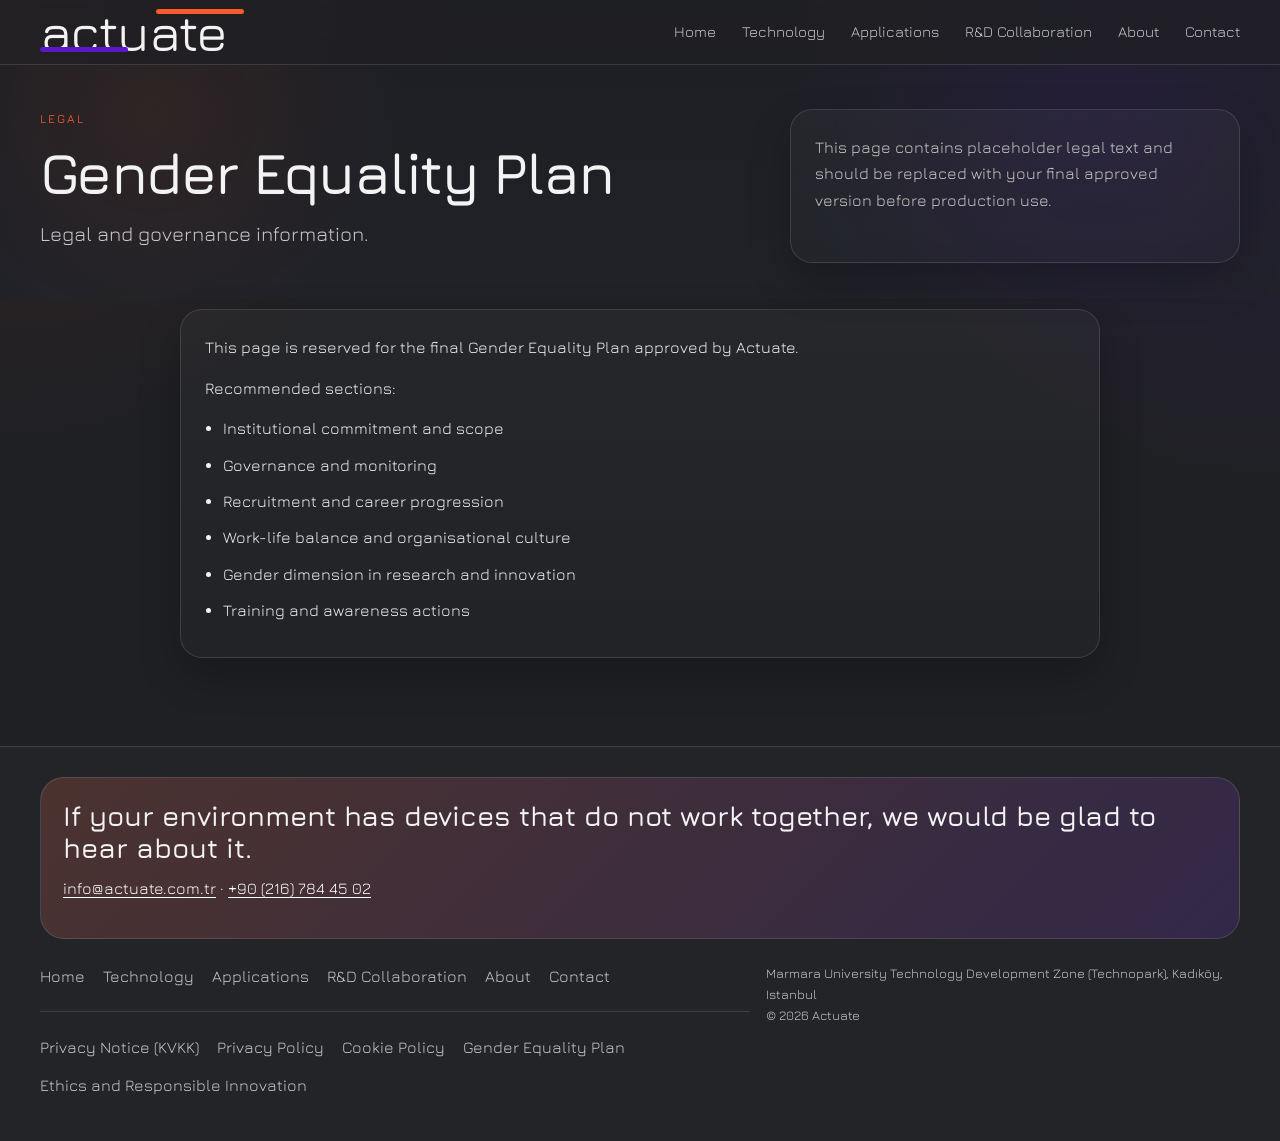
<file: gender-equality-plan.html>
<!doctype html>
<html lang="en">
<head>
  <meta charset="utf-8">
  <meta name="viewport" content="width=device-width, initial-scale=1">
  <title>Actuate | Gender Equality Plan</title>
  <meta name="description" content="Gender Equality Plan">
  <link rel="preconnect" href="https://fonts.googleapis.com">
  <link rel="preconnect" href="https://fonts.gstatic.com" crossorigin>
  <link rel="stylesheet" href="css/style.css">
</head>
<body>
  <header class="site-header">
    <div class="container nav-wrap">
      <a class="brand" href="index.html"><div class="brand-mark"><div class="brand-bars"><span class="brand-bar-orange"></span><span class="brand-bar-purple"></span></div><div class="brand-word">actuate</div></div></a>
      <nav class="main-nav">
        <a href="index.html" class="">Home</a><a href="technology.html" class="">Technology</a><a href="applications.html" class="">Applications</a><a href="rd-collaboration.html" class="">R&D Collaboration</a><a href="about.html" class="">About</a><a href="contact.html" class="">Contact</a>
      </nav>
    </div>
  </header>
  <main>
    
<section class="hero">
  <div class="container hero-grid hero-generic">
    <div>
      <div class="eyebrow">Legal</div>
      <h1>Gender Equality Plan</h1>
      <p class="lead">Legal and governance information.</p>
    </div>
    <aside class="hero-panel">
      <p class="muted">This page contains placeholder legal text and should be replaced with your final approved version before production use.</p>
    </aside>
  </div>
</section>
<section class="section section-tight">
  <div class="container panel kv-only">
    
<p>This page is reserved for the final Gender Equality Plan approved by Actuate.</p>
<p>Recommended sections:</p>
<ul class="list-clean">
  <li>Institutional commitment and scope</li>
  <li>Governance and monitoring</li>
  <li>Recruitment and career progression</li>
  <li>Work-life balance and organisational culture</li>
  <li>Gender dimension in research and innovation</li>
  <li>Training and awareness actions</li>
</ul>

  </div>
</section>

  </main>
  
<footer class="site-footer">
  <div class="container">
    <div class="footer-top-cta">
      <h3>If your environment has devices that do not work together, we would be glad to hear about it.</h3>
      <p><a class="inline-link" href="mailto:info@actuate.com.tr">info@actuate.com.tr</a> · <a class="inline-link" href="tel:+902167844502">+90 (216) 784 45 02</a></p>
    </div>
    <div class="footer-grid">
      <div>
        <div class="footer-nav"><a href="index.html">Home</a><a href="technology.html">Technology</a><a href="applications.html">Applications</a><a href="rd-collaboration.html">R&D Collaboration</a><a href="about.html">About</a><a href="contact.html">Contact</a></div>
        <hr class="sep">
        <div class="footer-legal"><a href="privacy-notice-kvkk.html">Privacy Notice (KVKK)</a><a href="privacy-policy.html">Privacy Policy</a><a href="cookie-policy.html">Cookie Policy</a><a href="gender-equality-plan.html">Gender Equality Plan</a><a href="ethics-and-responsible-innovation.html">Ethics and Responsible Innovation</a></div>
      </div>
      <div class="small">
        Marmara University Technology Development Zone (Technopark), Kadıköy, Istanbul<br>
        © <span data-year></span> Actuate
      </div>
    </div>
  </div>
</footer>

  <script src="js/main.js"></script>
</body>
</html>
</file>
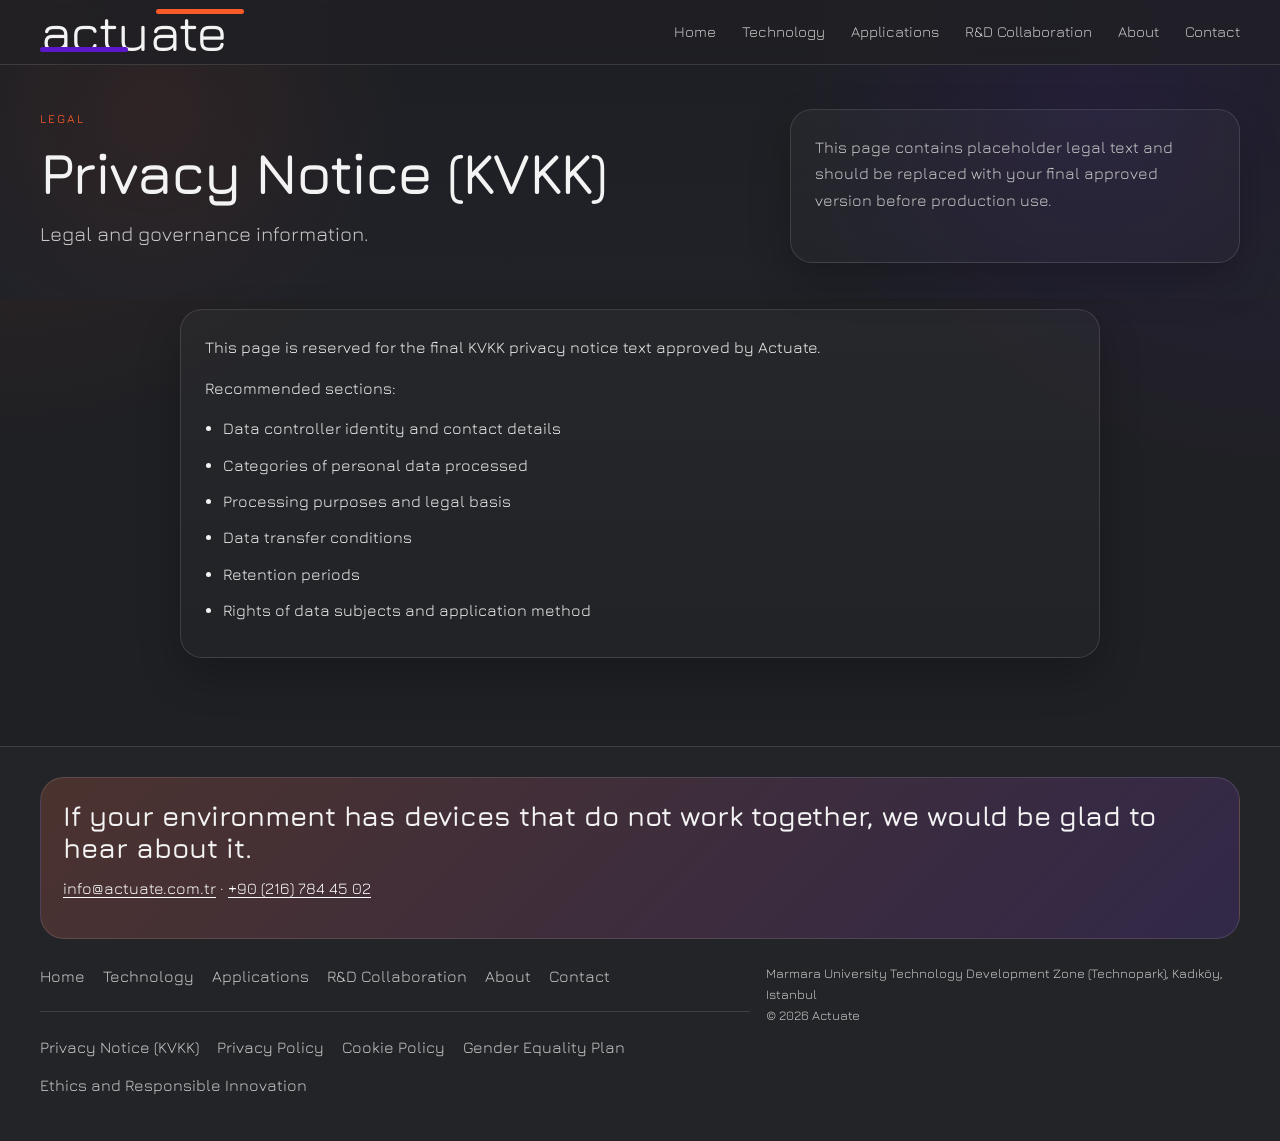
<file: privacy-notice-kvkk.html>
<!doctype html>
<html lang="en">
<head>
  <meta charset="utf-8">
  <meta name="viewport" content="width=device-width, initial-scale=1">
  <title>Actuate | Privacy Notice (KVKK)</title>
  <meta name="description" content="Privacy Notice (KVKK)">
  <link rel="preconnect" href="https://fonts.googleapis.com">
  <link rel="preconnect" href="https://fonts.gstatic.com" crossorigin>
  <link rel="stylesheet" href="css/style.css">
</head>
<body>
  <header class="site-header">
    <div class="container nav-wrap">
      <a class="brand" href="index.html"><div class="brand-mark"><div class="brand-bars"><span class="brand-bar-orange"></span><span class="brand-bar-purple"></span></div><div class="brand-word">actuate</div></div></a>
      <nav class="main-nav">
        <a href="index.html" class="">Home</a><a href="technology.html" class="">Technology</a><a href="applications.html" class="">Applications</a><a href="rd-collaboration.html" class="">R&D Collaboration</a><a href="about.html" class="">About</a><a href="contact.html" class="">Contact</a>
      </nav>
    </div>
  </header>
  <main>
    
<section class="hero">
  <div class="container hero-grid hero-generic">
    <div>
      <div class="eyebrow">Legal</div>
      <h1>Privacy Notice (KVKK)</h1>
      <p class="lead">Legal and governance information.</p>
    </div>
    <aside class="hero-panel">
      <p class="muted">This page contains placeholder legal text and should be replaced with your final approved version before production use.</p>
    </aside>
  </div>
</section>
<section class="section section-tight">
  <div class="container panel kv-only">
    
<p>This page is reserved for the final KVKK privacy notice text approved by Actuate.</p>
<p>Recommended sections:</p>
<ul class="list-clean">
  <li>Data controller identity and contact details</li>
  <li>Categories of personal data processed</li>
  <li>Processing purposes and legal basis</li>
  <li>Data transfer conditions</li>
  <li>Retention periods</li>
  <li>Rights of data subjects and application method</li>
</ul>

  </div>
</section>

  </main>
  
<footer class="site-footer">
  <div class="container">
    <div class="footer-top-cta">
      <h3>If your environment has devices that do not work together, we would be glad to hear about it.</h3>
      <p><a class="inline-link" href="mailto:info@actuate.com.tr">info@actuate.com.tr</a> · <a class="inline-link" href="tel:+902167844502">+90 (216) 784 45 02</a></p>
    </div>
    <div class="footer-grid">
      <div>
        <div class="footer-nav"><a href="index.html">Home</a><a href="technology.html">Technology</a><a href="applications.html">Applications</a><a href="rd-collaboration.html">R&D Collaboration</a><a href="about.html">About</a><a href="contact.html">Contact</a></div>
        <hr class="sep">
        <div class="footer-legal"><a href="privacy-notice-kvkk.html">Privacy Notice (KVKK)</a><a href="privacy-policy.html">Privacy Policy</a><a href="cookie-policy.html">Cookie Policy</a><a href="gender-equality-plan.html">Gender Equality Plan</a><a href="ethics-and-responsible-innovation.html">Ethics and Responsible Innovation</a></div>
      </div>
      <div class="small">
        Marmara University Technology Development Zone (Technopark), Kadıköy, Istanbul<br>
        © <span data-year></span> Actuate
      </div>
    </div>
  </div>
</footer>

  <script src="js/main.js"></script>
</body>
</html>
</file>
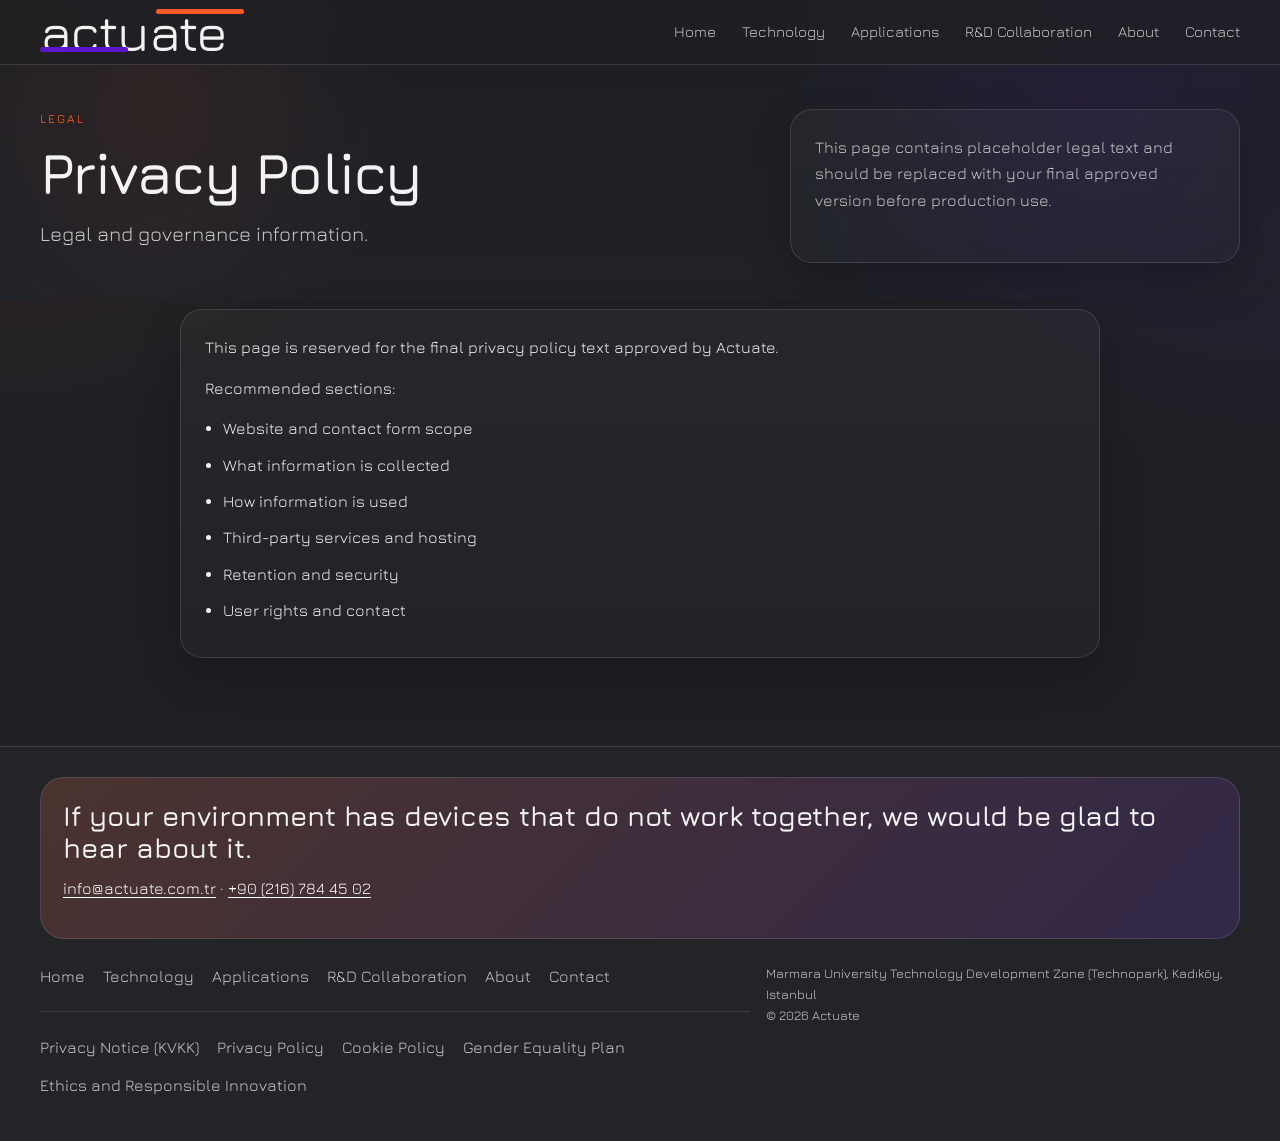
<file: privacy-policy.html>
<!doctype html>
<html lang="en">
<head>
  <meta charset="utf-8">
  <meta name="viewport" content="width=device-width, initial-scale=1">
  <title>Actuate | Privacy Policy</title>
  <meta name="description" content="Privacy Policy">
  <link rel="preconnect" href="https://fonts.googleapis.com">
  <link rel="preconnect" href="https://fonts.gstatic.com" crossorigin>
  <link rel="stylesheet" href="css/style.css">
</head>
<body>
  <header class="site-header">
    <div class="container nav-wrap">
      <a class="brand" href="index.html"><div class="brand-mark"><div class="brand-bars"><span class="brand-bar-orange"></span><span class="brand-bar-purple"></span></div><div class="brand-word">actuate</div></div></a>
      <nav class="main-nav">
        <a href="index.html" class="">Home</a><a href="technology.html" class="">Technology</a><a href="applications.html" class="">Applications</a><a href="rd-collaboration.html" class="">R&D Collaboration</a><a href="about.html" class="">About</a><a href="contact.html" class="">Contact</a>
      </nav>
    </div>
  </header>
  <main>
    
<section class="hero">
  <div class="container hero-grid hero-generic">
    <div>
      <div class="eyebrow">Legal</div>
      <h1>Privacy Policy</h1>
      <p class="lead">Legal and governance information.</p>
    </div>
    <aside class="hero-panel">
      <p class="muted">This page contains placeholder legal text and should be replaced with your final approved version before production use.</p>
    </aside>
  </div>
</section>
<section class="section section-tight">
  <div class="container panel kv-only">
    
<p>This page is reserved for the final privacy policy text approved by Actuate.</p>
<p>Recommended sections:</p>
<ul class="list-clean">
  <li>Website and contact form scope</li>
  <li>What information is collected</li>
  <li>How information is used</li>
  <li>Third-party services and hosting</li>
  <li>Retention and security</li>
  <li>User rights and contact</li>
</ul>

  </div>
</section>

  </main>
  
<footer class="site-footer">
  <div class="container">
    <div class="footer-top-cta">
      <h3>If your environment has devices that do not work together, we would be glad to hear about it.</h3>
      <p><a class="inline-link" href="mailto:info@actuate.com.tr">info@actuate.com.tr</a> · <a class="inline-link" href="tel:+902167844502">+90 (216) 784 45 02</a></p>
    </div>
    <div class="footer-grid">
      <div>
        <div class="footer-nav"><a href="index.html">Home</a><a href="technology.html">Technology</a><a href="applications.html">Applications</a><a href="rd-collaboration.html">R&D Collaboration</a><a href="about.html">About</a><a href="contact.html">Contact</a></div>
        <hr class="sep">
        <div class="footer-legal"><a href="privacy-notice-kvkk.html">Privacy Notice (KVKK)</a><a href="privacy-policy.html">Privacy Policy</a><a href="cookie-policy.html">Cookie Policy</a><a href="gender-equality-plan.html">Gender Equality Plan</a><a href="ethics-and-responsible-innovation.html">Ethics and Responsible Innovation</a></div>
      </div>
      <div class="small">
        Marmara University Technology Development Zone (Technopark), Kadıköy, Istanbul<br>
        © <span data-year></span> Actuate
      </div>
    </div>
  </div>
</footer>

  <script src="js/main.js"></script>
</body>
</html>
</file>
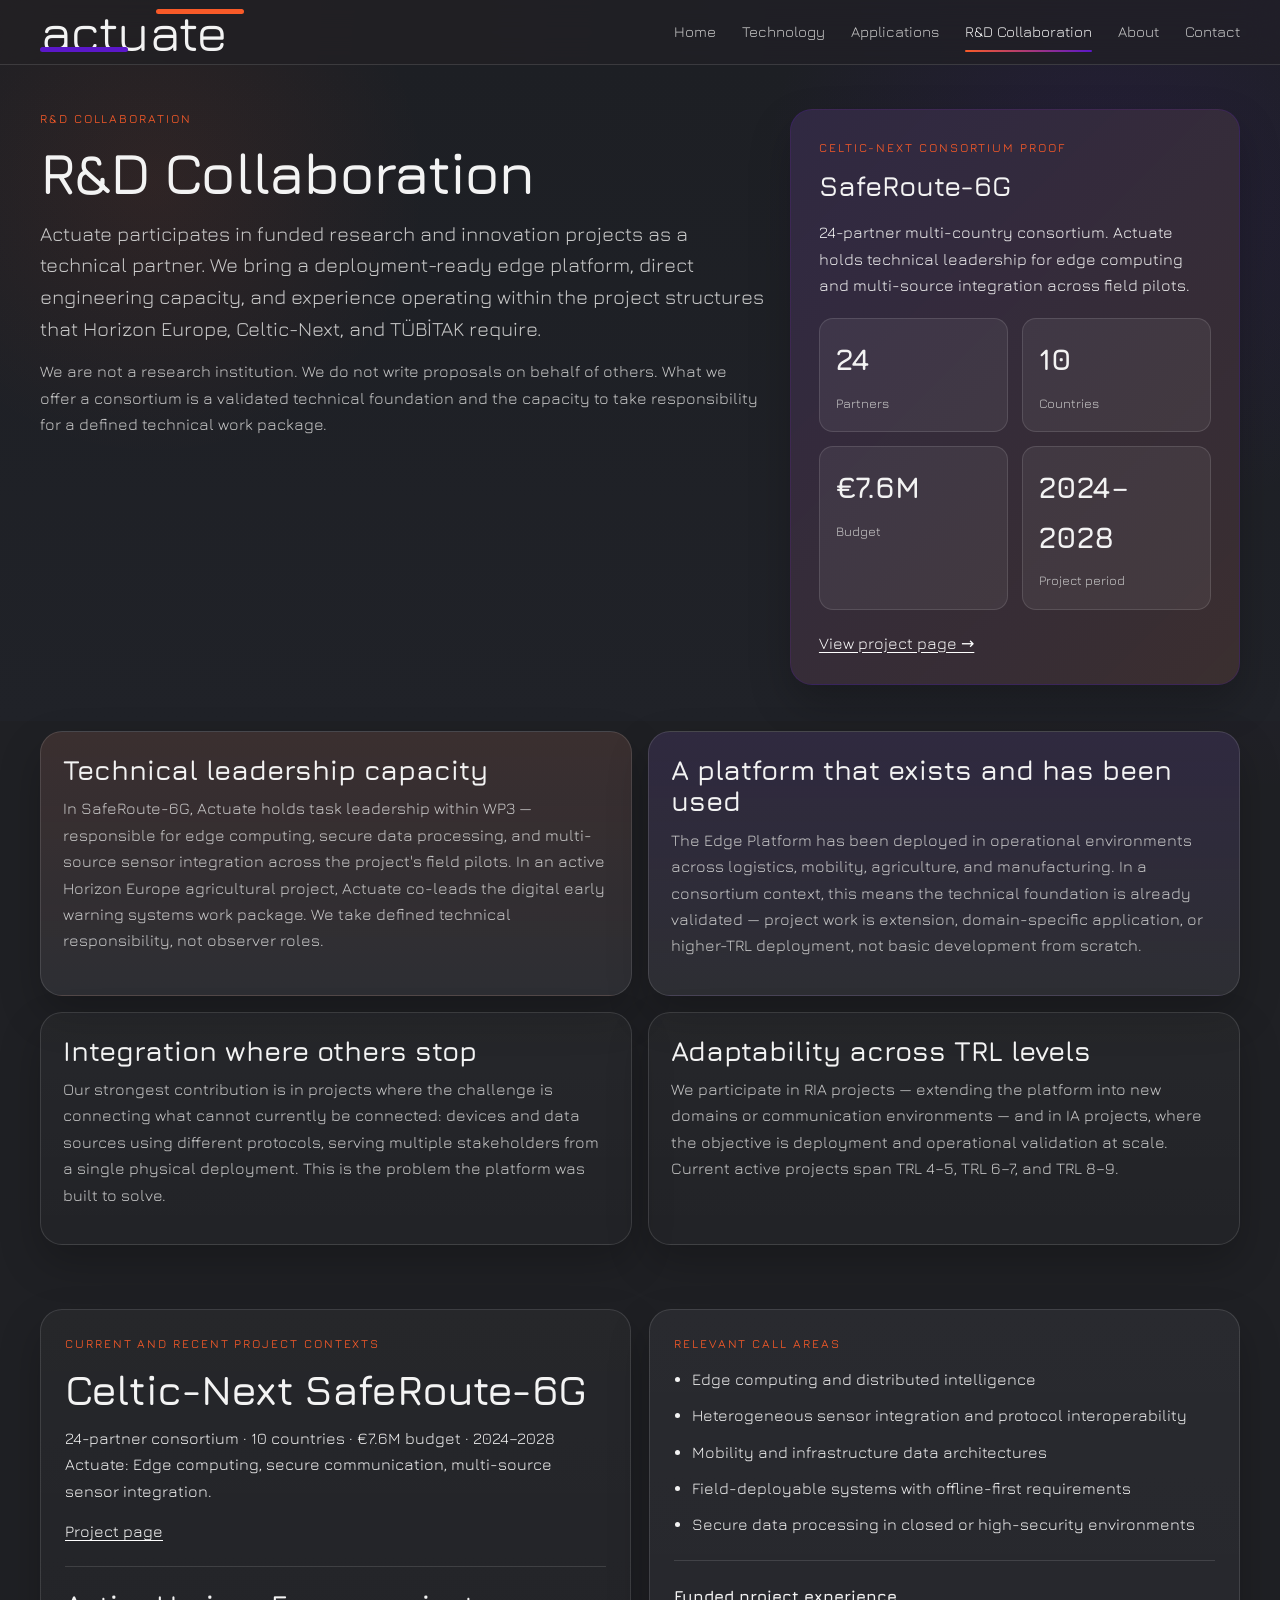
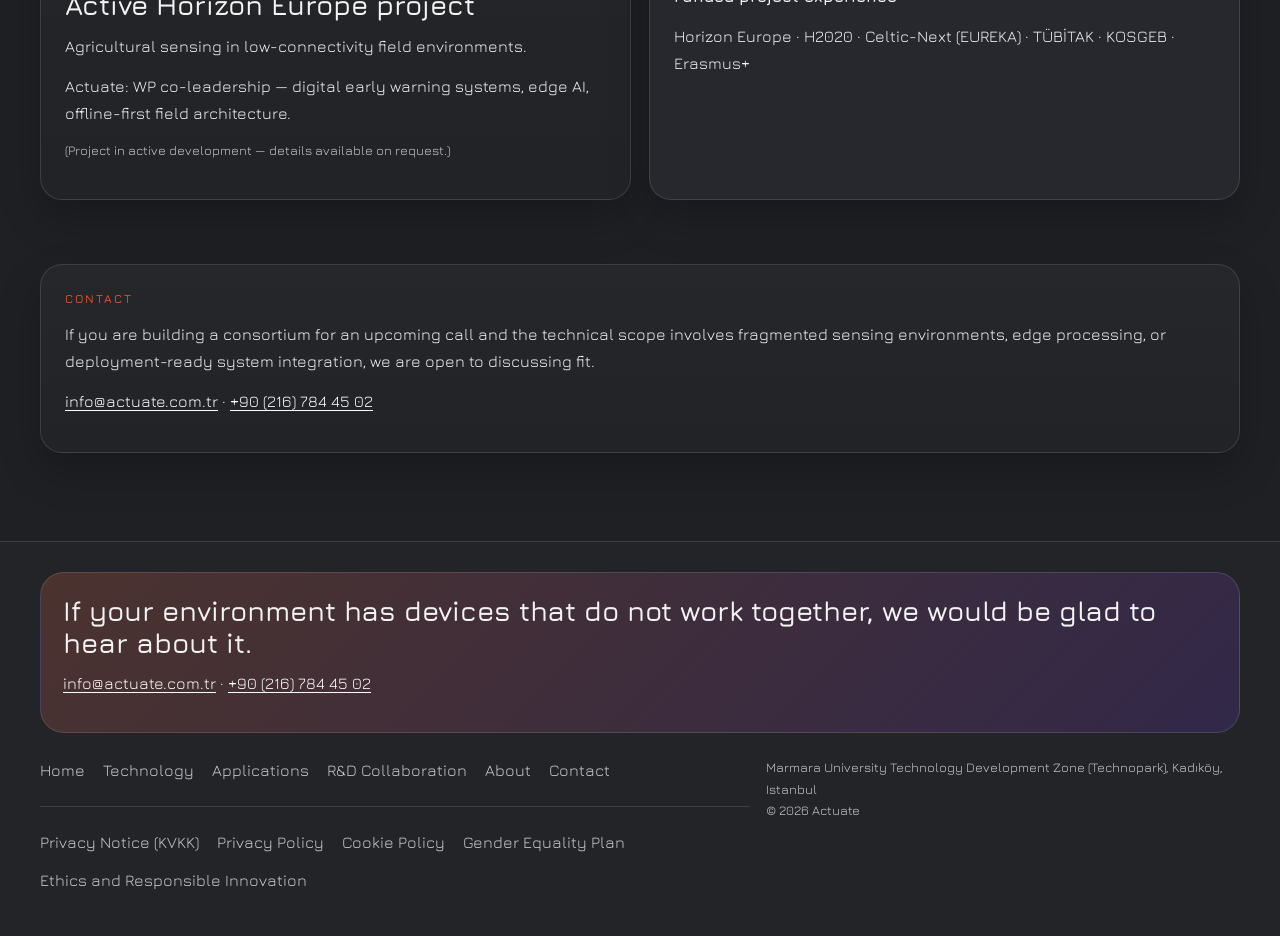
<file: rd-collaboration.html>
<!doctype html>
<html lang="en">
<head>
  <meta charset="utf-8">
  <meta name="viewport" content="width=device-width, initial-scale=1">
  <title>Actuate | R&D Collaboration</title>
  <meta name="description" content="R&D and consortium collaboration with Actuate.">
  <link rel="preconnect" href="https://fonts.googleapis.com">
  <link rel="preconnect" href="https://fonts.gstatic.com" crossorigin>
  <link rel="stylesheet" href="css/style.css">
</head>
<body>
  <header class="site-header">
    <div class="container nav-wrap">
      <a class="brand" href="index.html"><div class="brand-mark"><div class="brand-bars"><span class="brand-bar-orange"></span><span class="brand-bar-purple"></span></div><div class="brand-word">actuate</div></div></a>
      <nav class="main-nav">
        <a href="index.html" class="">Home</a><a href="technology.html" class="">Technology</a><a href="applications.html" class="">Applications</a><a href="rd-collaboration.html" class="active">R&D Collaboration</a><a href="about.html" class="">About</a><a href="contact.html" class="">Contact</a>
      </nav>
    </div>
  </header>
  <main>
    
<section class="hero">
  <div class="container hero-grid hero-generic">
    <div>
      <div class="eyebrow">R&amp;D collaboration</div>
      <h1>R&amp;D Collaboration</h1>
      <p class="lead">Actuate participates in funded research and innovation projects as a technical partner. We bring a deployment-ready edge platform, direct engineering capacity, and experience operating within the project structures that Horizon Europe, Celtic-Next, and TÜBİTAK require.</p>
      <p class="muted">We are not a research institution. We do not write proposals on behalf of others. What we offer a consortium is a validated technical foundation and the capacity to take responsibility for a defined technical work package.</p>
    </div>
    <aside class="consortium-proof">
      <div class="eyebrow">Celtic-Next consortium proof</div>
      <h3>SafeRoute-6G</h3>
      <p style="margin-bottom:16px">24-partner multi-country consortium. Actuate holds technical leadership for edge computing and multi-source integration across field pilots.</p>
      <div class="consortium-grid">
        <div class="consortium-metric">
          <strong>24</strong>
          <span>Partners</span>
        </div>
        <div class="consortium-metric">
          <strong>10</strong>
          <span>Countries</span>
        </div>
        <div class="consortium-metric">
          <strong>€7.6M</strong>
          <span>Budget</span>
        </div>
        <div class="consortium-metric">
          <strong>2024–2028</strong>
          <span>Project period</span>
        </div>
      </div>
      <p style="margin-top:16px;margin-bottom:0"><a class="inline-link" href="https://www.celticnext.eu/project-saferoute-6g/" target="_blank" rel="noopener">View project page →</a></p>
    </aside>
  </div>
</section>

<section class="section section-tight">
  <div class="container feature-grid">
    <article class="card card-accent">
      <h3>Technical leadership capacity</h3>
      <p>In SafeRoute-6G, Actuate holds task leadership within WP3 — responsible for edge computing, secure data processing, and multi-source sensor integration across the project's field pilots. In an active Horizon Europe agricultural project, Actuate co-leads the digital early warning systems work package. We take defined technical responsibility, not observer roles.</p>
    </article>
    <article class="card card-accent-2">
      <h3>A platform that exists and has been used</h3>
      <p>The Edge Platform has been deployed in operational environments across logistics, mobility, agriculture, and manufacturing. In a consortium context, this means the technical foundation is already validated — project work is extension, domain-specific application, or higher-TRL deployment, not basic development from scratch.</p>
    </article>
    <article class="card">
      <h3>Integration where others stop</h3>
      <p>Our strongest contribution is in projects where the challenge is connecting what cannot currently be connected: devices and data sources using different protocols, serving multiple stakeholders from a single physical deployment. This is the problem the platform was built to solve.</p>
    </article>
    <article class="card">
      <h3>Adaptability across TRL levels</h3>
      <p>We participate in RIA projects — extending the platform into new domains or communication environments — and in IA projects, where the objective is deployment and operational validation at scale. Current active projects span TRL 4–5, TRL 6–7, and TRL 8–9.</p>
    </article>
  </div>
</section>

<section class="section">
  <div class="container grid-2">
    <section class="panel">
      <div class="eyebrow">Current and recent project contexts</div>
      <h2>Celtic-Next SafeRoute-6G</h2>
      <p>24-partner consortium · 10 countries · €7.6M budget · 2024–2028<br>Actuate: Edge computing, secure communication, multi-source sensor integration.</p>
      <p><a class="inline-link" href="https://www.celticnext.eu/project-saferoute-6g/" target="_blank" rel="noopener">Project page</a></p>
      <hr class="sep">
      <h3>Active Horizon Europe project</h3>
      <p>Agricultural sensing in low-connectivity field environments.</p>
      <p>Actuate: WP co-leadership — digital early warning systems, edge AI, offline-first field architecture.</p>
      <p class="small">(Project in active development — details available on request.)</p>
    </section>
    <section class="panel panel-muted">
      <div class="eyebrow">Relevant call areas</div>
      <ul class="list-clean">
        <li>Edge computing and distributed intelligence</li>
        <li>Heterogeneous sensor integration and protocol interoperability</li>
        <li>Mobility and infrastructure data architectures</li>
        <li>Field-deployable systems with offline-first requirements</li>
        <li>Secure data processing in closed or high-security environments</li>
      </ul>
      <hr class="sep">
      <p><strong>Funded project experience</strong></p>
      <p>Horizon Europe · H2020 · Celtic-Next (EUREKA) · TÜBİTAK · KOSGEB · Erasmus+</p>
    </section>
  </div>
</section>

<section class="section">
  <div class="container panel">
    <div class="eyebrow">Contact</div>
    <p>If you are building a consortium for an upcoming call and the technical scope involves fragmented sensing environments, edge processing, or deployment-ready system integration, we are open to discussing fit.</p>
    <p><a class="inline-link" href="mailto:info@actuate.com.tr">info@actuate.com.tr</a> · <a class="inline-link" href="tel:+902167844502">+90 (216) 784 45 02</a></p>
  </div>
</section>

  </main>
  
<footer class="site-footer">
  <div class="container">
    <div class="footer-top-cta">
      <h3>If your environment has devices that do not work together, we would be glad to hear about it.</h3>
      <p><a class="inline-link" href="mailto:info@actuate.com.tr">info@actuate.com.tr</a> · <a class="inline-link" href="tel:+902167844502">+90 (216) 784 45 02</a></p>
    </div>
    <div class="footer-grid">
      <div>
        <div class="footer-nav"><a href="index.html">Home</a><a href="technology.html">Technology</a><a href="applications.html">Applications</a><a href="rd-collaboration.html">R&D Collaboration</a><a href="about.html">About</a><a href="contact.html">Contact</a></div>
        <hr class="sep">
        <div class="footer-legal"><a href="privacy-notice-kvkk.html">Privacy Notice (KVKK)</a><a href="privacy-policy.html">Privacy Policy</a><a href="cookie-policy.html">Cookie Policy</a><a href="gender-equality-plan.html">Gender Equality Plan</a><a href="ethics-and-responsible-innovation.html">Ethics and Responsible Innovation</a></div>
      </div>
      <div class="small">
        Marmara University Technology Development Zone (Technopark), Kadıköy, Istanbul<br>
        © <span data-year></span> Actuate
      </div>
    </div>
  </div>
</footer>

  <script src="js/main.js"></script>
</body>
</html>
</file>
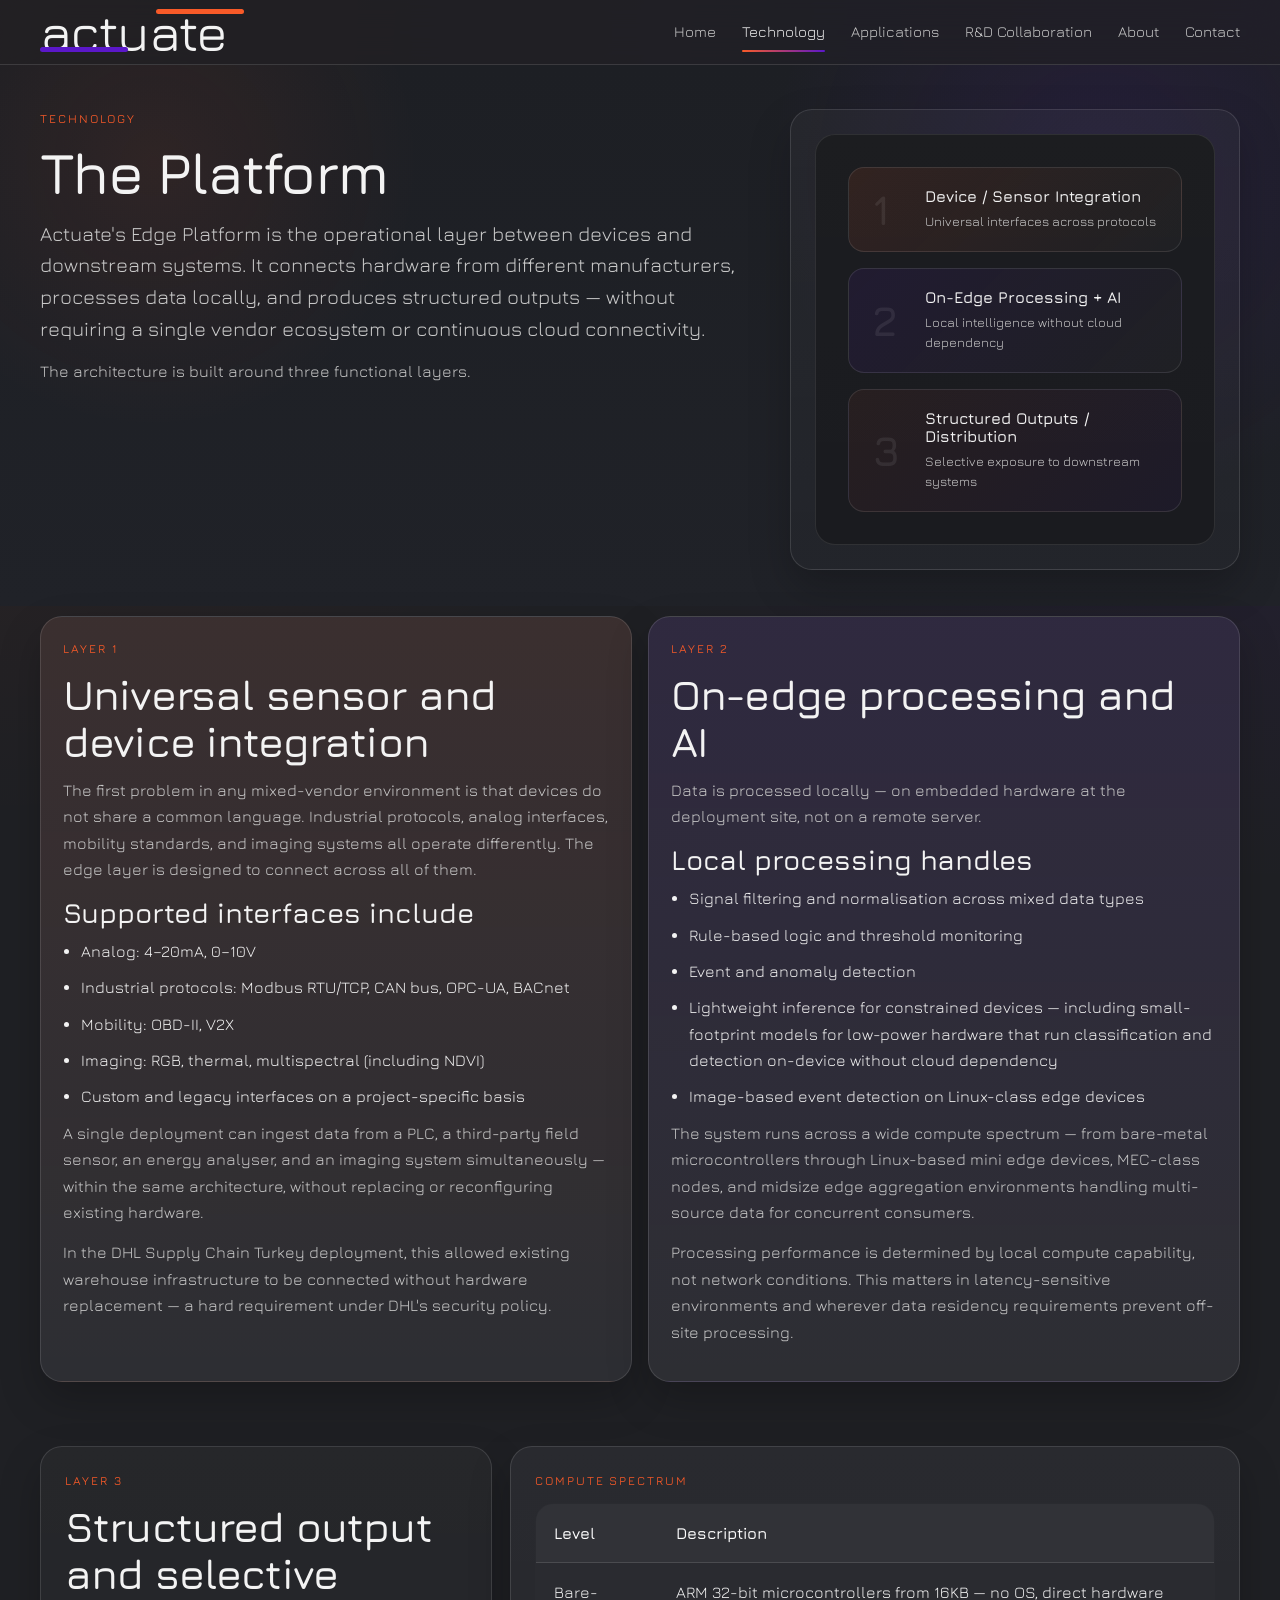
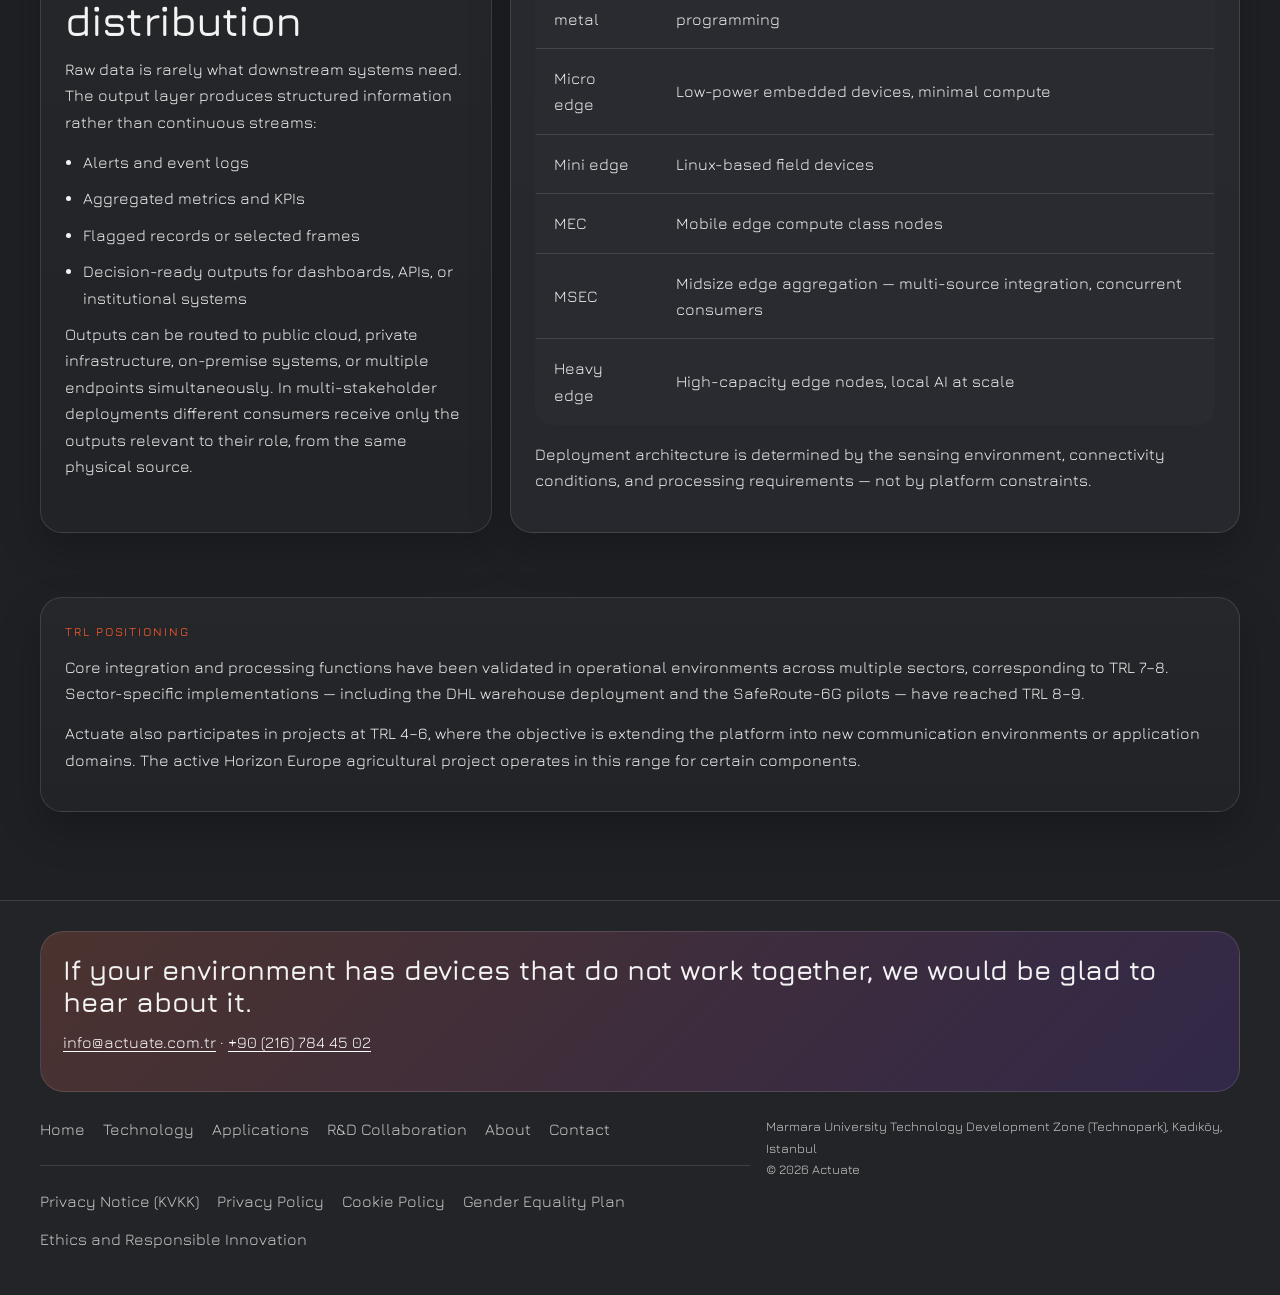
<file: technology.html>
<!doctype html>
<html lang="en">
<head>
  <meta charset="utf-8">
  <meta name="viewport" content="width=device-width, initial-scale=1">
  <title>Actuate | Technology</title>
  <meta name="description" content="Technical architecture of Actuate's Edge Platform.">
  <link rel="preconnect" href="https://fonts.googleapis.com">
  <link rel="preconnect" href="https://fonts.gstatic.com" crossorigin>
  <link rel="stylesheet" href="css/style.css">
</head>
<body>
  <header class="site-header">
    <div class="container nav-wrap">
      <a class="brand" href="index.html"><div class="brand-mark"><div class="brand-bars"><span class="brand-bar-orange"></span><span class="brand-bar-purple"></span></div><div class="brand-word">actuate</div></div></a>
      <nav class="main-nav">
        <a href="index.html" class="">Home</a><a href="technology.html" class="active">Technology</a><a href="applications.html" class="">Applications</a><a href="rd-collaboration.html" class="">R&D Collaboration</a><a href="about.html" class="">About</a><a href="contact.html" class="">Contact</a>
      </nav>
    </div>
  </header>
  <main>
    
<section class="hero">
  <div class="container hero-grid hero-generic">
    <div>
      <div class="eyebrow">Technology</div>
      <h1>The Platform</h1>
      <p class="lead">Actuate's Edge Platform is the operational layer between devices and downstream systems. It connects hardware from different manufacturers, processes data locally, and produces structured outputs — without requiring a single vendor ecosystem or continuous cloud connectivity.</p>
      <p class="muted">The architecture is built around three functional layers.</p>
    </div>
    <aside class="hero-panel">
      <div class="tech-arch">
        <div class="arch-layer layer-1">
          <div class="arch-layer-num">1</div>
          <h4>Device / Sensor Integration</h4>
          <p>Universal interfaces across protocols</p>
        </div>
        <div class="arch-layer layer-2">
          <div class="arch-layer-num">2</div>
          <h4>On-Edge Processing + AI</h4>
          <p>Local intelligence without cloud dependency</p>
        </div>
        <div class="arch-layer layer-3">
          <div class="arch-layer-num">3</div>
          <h4>Structured Outputs / Distribution</h4>
          <p>Selective exposure to downstream systems</p>
        </div>
      </div>
    </aside>
  </div>
</section>

<section class="section section-tight">
  <div class="container feature-grid">
    <article class="card card-accent">
      <div class="eyebrow">Layer 1</div>
      <h2>Universal sensor and device integration</h2>
      <p>The first problem in any mixed-vendor environment is that devices do not share a common language. Industrial protocols, analog interfaces, mobility standards, and imaging systems all operate differently. The edge layer is designed to connect across all of them.</p>
      <h3>Supported interfaces include</h3>
      <ul class="list-clean">
        <li>Analog: 4–20mA, 0–10V</li>
        <li>Industrial protocols: Modbus RTU/TCP, CAN bus, OPC-UA, BACnet</li>
        <li>Mobility: OBD-II, V2X</li>
        <li>Imaging: RGB, thermal, multispectral (including NDVI)</li>
        <li>Custom and legacy interfaces on a project-specific basis</li>
      </ul>
      <p>A single deployment can ingest data from a PLC, a third-party field sensor, an energy analyser, and an imaging system simultaneously — within the same architecture, without replacing or reconfiguring existing hardware.</p>
      <p>In the DHL Supply Chain Turkey deployment, this allowed existing warehouse infrastructure to be connected without hardware replacement — a hard requirement under DHL's security policy.</p>
    </article>

    <article class="card card-accent-2">
      <div class="eyebrow">Layer 2</div>
      <h2>On-edge processing and AI</h2>
      <p>Data is processed locally — on embedded hardware at the deployment site, not on a remote server.</p>
      <h3>Local processing handles</h3>
      <ul class="list-clean">
        <li>Signal filtering and normalisation across mixed data types</li>
        <li>Rule-based logic and threshold monitoring</li>
        <li>Event and anomaly detection</li>
        <li>Lightweight inference for constrained devices — including small-footprint models for low-power hardware that run classification and detection on-device without cloud dependency</li>
        <li>Image-based event detection on Linux-class edge devices</li>
      </ul>
      <p>The system runs across a wide compute spectrum — from bare-metal microcontrollers through Linux-based mini edge devices, MEC-class nodes, and midsize edge aggregation environments handling multi-source data for concurrent consumers.</p>
      <p>Processing performance is determined by local compute capability, not network conditions. This matters in latency-sensitive environments and wherever data residency requirements prevent off-site processing.</p>
    </article>
  </div>
</section>

<section class="section">
  <div class="container grid-2">
    <section class="panel">
      <div class="eyebrow">Layer 3</div>
      <h2>Structured output and selective distribution</h2>
      <p>Raw data is rarely what downstream systems need. The output layer produces structured information rather than continuous streams:</p>
      <ul class="list-clean">
        <li>Alerts and event logs</li>
        <li>Aggregated metrics and KPIs</li>
        <li>Flagged records or selected frames</li>
        <li>Decision-ready outputs for dashboards, APIs, or institutional systems</li>
      </ul>
      <p>Outputs can be routed to public cloud, private infrastructure, on-premise systems, or multiple endpoints simultaneously. In multi-stakeholder deployments different consumers receive only the outputs relevant to their role, from the same physical source.</p>
    </section>
    <section class="panel panel-muted">
      <div class="eyebrow">Compute spectrum</div>
      <div class="table-wrap">
        <table>
          <thead>
            <tr><th>Level</th><th>Description</th></tr>
          </thead>
          <tbody>
            <tr><td>Bare-metal</td><td>ARM 32-bit microcontrollers from 16KB — no OS, direct hardware programming</td></tr>
            <tr><td>Micro edge</td><td>Low-power embedded devices, minimal compute</td></tr>
            <tr><td>Mini edge</td><td>Linux-based field devices</td></tr>
            <tr><td>MEC</td><td>Mobile edge compute class nodes</td></tr>
            <tr><td>MSEC</td><td>Midsize edge aggregation — multi-source integration, concurrent consumers</td></tr>
            <tr><td>Heavy edge</td><td>High-capacity edge nodes, local AI at scale</td></tr>
          </tbody>
        </table>
      </div>
      <p style="margin-top:16px">Deployment architecture is determined by the sensing environment, connectivity conditions, and processing requirements — not by platform constraints.</p>
    </section>
  </div>
</section>

<section class="section">
  <div class="container panel">
    <div class="eyebrow">TRL positioning</div>
    <p>Core integration and processing functions have been validated in operational environments across multiple sectors, corresponding to TRL 7–8. Sector-specific implementations — including the DHL warehouse deployment and the SafeRoute-6G pilots — have reached TRL 8–9.</p>
    <p>Actuate also participates in projects at TRL 4–6, where the objective is extending the platform into new communication environments or application domains. The active Horizon Europe agricultural project operates in this range for certain components.</p>
  </div>
</section>

  </main>
  
<footer class="site-footer">
  <div class="container">
    <div class="footer-top-cta">
      <h3>If your environment has devices that do not work together, we would be glad to hear about it.</h3>
      <p><a class="inline-link" href="mailto:info@actuate.com.tr">info@actuate.com.tr</a> · <a class="inline-link" href="tel:+902167844502">+90 (216) 784 45 02</a></p>
    </div>
    <div class="footer-grid">
      <div>
        <div class="footer-nav"><a href="index.html">Home</a><a href="technology.html">Technology</a><a href="applications.html">Applications</a><a href="rd-collaboration.html">R&D Collaboration</a><a href="about.html">About</a><a href="contact.html">Contact</a></div>
        <hr class="sep">
        <div class="footer-legal"><a href="privacy-notice-kvkk.html">Privacy Notice (KVKK)</a><a href="privacy-policy.html">Privacy Policy</a><a href="cookie-policy.html">Cookie Policy</a><a href="gender-equality-plan.html">Gender Equality Plan</a><a href="ethics-and-responsible-innovation.html">Ethics and Responsible Innovation</a></div>
      </div>
      <div class="small">
        Marmara University Technology Development Zone (Technopark), Kadıköy, Istanbul<br>
        © <span data-year></span> Actuate
      </div>
    </div>
  </div>
</footer>

  <script src="js/main.js"></script>
</body>
</html>
</file>
<file: css/style.css>
@import url('https://fonts.googleapis.com/css2?family=Jura:wght@300;400;500;600;700&display=swap');

:root{
  --bg:#1f2024;
  --surface:#2a2b30;
  --surface-2:#24252a;
  --surface-3:#313238;
  --accent:#f85a28;
  --accent-2:#5b17c9;
  --text:#f3f3f3;
  --muted:#c9c9c9;
  --line:rgba(255,255,255,.12);
  --max:1200px;
  --radius:22px;
  --shadow:0 18px 42px rgba(0,0,0,.22);
}
*{box-sizing:border-box}
html{scroll-behavior:smooth}
body{
  margin:0;
  background:
    radial-gradient(circle at top right, rgba(91,23,201,.16), transparent 28%),
    radial-gradient(circle at top left, rgba(248,90,40,.10), transparent 26%),
    var(--bg);
  color:var(--text);
  font-family:"Jura",system-ui,sans-serif;
  line-height:1.65;
}
img{max-width:100%;display:block}
a{color:inherit;text-decoration:none}
.container{width:min(var(--max), calc(100% - 32px));margin:0 auto}
.site-header{
  position:sticky; top:0; z-index:50;
  backdrop-filter:blur(16px);
  background:rgba(31,32,36,.84);
  border-bottom:1px solid var(--line);
}
.nav-wrap{
  min-height:64px; display:flex; align-items:center; justify-content:space-between; gap:20px;
}
.brand{display:flex; align-items:center; gap:0; min-width:0}
.brand img{display:none}
.main-nav{
  display:flex; gap:26px; flex-wrap:wrap; justify-content:flex-end; align-items:center;
}
.main-nav a{
  color:var(--muted);
  font-size:15px;
  position:relative;
  padding:10px 0;
  transition:color .2s ease;
}
.main-nav a:hover,.main-nav a.active{color:var(--text)}
.main-nav a.active::after,.main-nav a:hover::after{
  content:""; position:absolute; left:0; right:0; bottom:2px; height:2px;
  background:linear-gradient(90deg,var(--accent),var(--accent-2));
  border-radius:999px;
}
.hero{padding:44px 0 36px}
.hero-grid{
  display:grid; gap:24px; align-items:start;
}
.hero-home{grid-template-columns:1.3fr .7fr}
.hero-generic{grid-template-columns:1fr .62fr}
.eyebrow{
  color:var(--accent); font-size:12px; text-transform:uppercase; letter-spacing:.16em; margin-bottom:12px; font-weight:500;
}
h1,h2,h3,h4{margin:0 0 12px; line-height:1.12}
h1{font-size:clamp(38px,6vw,58px); font-weight:600; letter-spacing:-.03em}
h2{font-size:clamp(26px,4.8vw,42px); font-weight:600; letter-spacing:-.02em}
h3{font-size:clamp(20px,3.8vw,28px); font-weight:600}
p{margin:0 0 14px}
.lead{
  color:var(--muted);
  font-size:clamp(17px,2.2vw,20px);
  max-width:900px;
  line-height:1.58;
}
.cta-row{display:flex; gap:14px; flex-wrap:wrap; margin-top:28px}
.btn{
  display:inline-flex; align-items:center; justify-content:center;
  min-height:50px; padding:0 22px; border-radius:999px;
  border:1px solid transparent; font-weight:600; font-size:15px;
  transition:.2s ease;
}
.btn-primary{
  background:linear-gradient(135deg,var(--accent),#ff7a52); color:#fff; box-shadow:var(--shadow);
}
.btn-secondary{
  background:transparent; border-color:rgba(255,255,255,.18); color:var(--text);
}
.btn:hover{transform:translateY(-1px)}
.hero-panel,.panel,.card,.evidence-card{
  background:linear-gradient(180deg, rgba(255,255,255,.03), rgba(255,255,255,.015));
  border:1px solid var(--line);
  box-shadow:var(--shadow);
  border-radius:var(--radius);
}
.hero-panel{padding:24px; min-height:100%}
.section{padding:32px 0}
.section-tight{padding-top:10px}
.section-head{display:flex; align-items:end; justify-content:space-between; gap:20px; margin-bottom:18px}
.section-head p{max-width:760px; color:var(--muted)}
.grid-2{display:grid; grid-template-columns:1fr; gap:18px}
.panel{padding:24px}
.panel-muted{background:linear-gradient(180deg, rgba(255,255,255,.025), rgba(255,255,255,.01)), var(--surface-2)}
.list-clean{margin:0; padding-left:18px}
.list-clean li{margin:0 0 10px}
.feature-grid,.applications-grid,.legal-grid,.evidence-strip,.contact-grid,.footer-grid{
  display:grid; gap:16px;
}
.feature-grid,.applications-grid{grid-template-columns:1fr}
.card{padding:22px; height:100%}
.card h3{margin-bottom:10px}
.card p,.muted{color:var(--muted)}
.card-accent{
  background:
    linear-gradient(180deg, rgba(248,90,40,.08), rgba(255,255,255,.015)),
    var(--surface);
}
.card-accent-2{
  background:
    linear-gradient(180deg, rgba(91,23,201,.10), rgba(255,255,255,.015)),
    var(--surface);
}
.evidence-strip{grid-template-columns:repeat(2,1fr); margin-top:22px}
.evidence-item{
  background:var(--surface);
  border:1px solid var(--line);
  border-radius:18px;
  padding:16px 18px;
}
.evidence-item strong{display:block; font-size:22px; margin-bottom:2px}
.safe-card{
  padding:22px;
  background:
    linear-gradient(180deg, rgba(91,23,201,.16), rgba(255,255,255,.015)),
    var(--surface);
}
.stats{display:grid; grid-template-columns:repeat(2,1fr); gap:12px; margin:18px 0}
.stat{
  background:rgba(255,255,255,.04);
  border:1px solid rgba(255,255,255,.08);
  border-radius:16px;
  padding:14px;
}
.stat strong{display:block; font-size:22px}
.app-emphasis{
  border-color:rgba(248,90,40,.25);
  background:
    linear-gradient(180deg, rgba(248,90,40,.12), rgba(255,255,255,.015)),
    var(--surface);
}
.app-emphasis-purple{
  border-color:rgba(91,23,201,.24);
  background:
    linear-gradient(180deg, rgba(91,23,201,.13), rgba(255,255,255,.015)),
    var(--surface);
}
.table-wrap{overflow:auto}
table{
  width:100%; border-collapse:collapse; min-width:680px; background:var(--surface);
  border:1px solid var(--line); border-radius:18px; overflow:hidden;
}
th,td{padding:16px 18px; text-align:left; border-bottom:1px solid var(--line)}
th{font-weight:600; color:#fff; background:rgba(255,255,255,.03)}
tr:last-child td{border-bottom:none}
.contact-grid{grid-template-columns:1fr}
.form-grid{display:grid; gap:14px}
label{display:block; font-size:14px; color:var(--muted); margin-bottom:8px}
input,textarea,select{
  width:100%; background:#191a1d; color:var(--text);
  border:1px solid rgba(255,255,255,.10); border-radius:14px;
  padding:14px 16px; font:inherit;
}
textarea{min-height:160px; resize:vertical}
.site-footer{
  margin-top:56px; padding:30px 0 42px; border-top:1px solid var(--line);
  background:rgba(255,255,255,.015);
}
.footer-top-cta{
  padding:22px; margin-bottom:24px;
  background:
    linear-gradient(135deg, rgba(248,90,40,.16), rgba(91,23,201,.16)),
    var(--surface);
  border:1px solid var(--line); border-radius:24px;
}
.footer-grid{grid-template-columns:1fr}
.footer-nav,.footer-legal{display:flex; flex-wrap:wrap; gap:12px 18px}
.footer-nav a,.footer-legal a{color:var(--muted)}
.footer-nav a:hover,.footer-legal a:hover{color:#fff}
.small{font-size:13px; color:var(--muted)}
.inline-link{color:#fff; text-decoration:underline; text-underline-offset:3px}
.kv-only{max-width:920px}
hr.sep{border:none; border-top:1px solid var(--line); margin:22px 0}
@media (min-width:720px){
  .grid-2{grid-template-columns:1fr 1fr}
  .feature-grid{grid-template-columns:repeat(2,1fr)}
  .applications-grid{grid-template-columns:repeat(2,1fr)}
  .contact-grid{grid-template-columns:.95fr 1.05fr}
  .footer-grid{grid-template-columns:1.2fr .8fr}
  .evidence-strip{grid-template-columns:repeat(4,1fr)}
}
@media (min-width:980px){
  .feature-grid{grid-template-columns:repeat(2,1fr)}
  .applications-grid{grid-template-columns:repeat(2,1fr)}
}
@media (max-width:880px){
  .hero-home,.hero-generic{grid-template-columns:1fr}
  .nav-wrap{align-items:flex-start; padding:14px 0}
}


.brand-mark{position:relative;display:flex;flex-direction:column;justify-content:center;min-width:200px;height:54px}
.brand-word{font-size:52px;line-height:.9;font-weight:500;letter-spacing:-.03em;color:#f3f3f3}
.brand-bars{position:absolute;inset:0;pointer-events:none}
.brand-bar-orange,.brand-bar-purple{position:absolute;height:5px;border-radius:999px}
.brand-bar-orange{width:88px;left:116px;top:4px;background:var(--accent)}
.brand-bar-purple{width:88px;left:0;bottom:7px;background:var(--accent-2)}
.brand-meta{display:none}
.hero{background:radial-gradient(circle at 86% 20%, rgba(91,23,201,.12), transparent 28%),radial-gradient(circle at 12% 18%, rgba(248,90,40,.08), transparent 22%),linear-gradient(180deg, #1d1f24 0%, #202228 100%)}
.edge-visual{position:relative;min-height:340px;border-radius:20px;border:1px solid rgba(255,255,255,.09);background:linear-gradient(180deg, rgba(255,255,255,.02), rgba(255,255,255,.01)), #17181c;overflow:hidden}
.visual-grid{position:absolute;inset:0;background-image:linear-gradient(rgba(255,255,255,.04) 1px, transparent 1px),linear-gradient(90deg, rgba(255,255,255,.04) 1px, transparent 1px);background-size:32px 32px;mask-image:linear-gradient(180deg, rgba(0,0,0,.88), rgba(0,0,0,.26))}
.visual-chip{position:absolute;padding:8px 12px;border-radius:999px;background:rgba(255,255,255,.06);border:1px solid rgba(255,255,255,.12);font-size:11px;font-weight:500;letter-spacing:.04em;text-transform:uppercase;transition:all .3s ease}
.visual-chip:hover{background:rgba(255,255,255,.10);border-color:rgba(255,255,255,.20)}
.visual-chip.orange{background:rgba(248,90,40,.12);border-color:rgba(248,90,40,.24)}
.visual-chip.orange:hover{background:rgba(248,90,40,.18)}
.visual-chip.purple{background:rgba(91,23,201,.14);border-color:rgba(91,23,201,.26)}
.visual-chip.purple:hover{background:rgba(91,23,201,.20)}
.visual-chip.one{left:8%;top:12%}
.visual-chip.two{right:10%;top:16%}
.visual-chip.three{left:12%;bottom:14%}
.visual-chip.four{right:8%;bottom:12%}
.glow-core{position:absolute;left:50%;top:50%;transform:translate(-50%,-50%);width:110px;height:110px;border-radius:50%;background:radial-gradient(circle, rgba(255,255,255,.88) 0%, rgba(248,90,40,.68) 18%, rgba(91,23,201,.40) 34%, rgba(91,23,201,0) 72%);filter:blur(3px);animation:corePulse 4s ease-in-out infinite}
.orbit{position:absolute;left:50%;top:50%;transform:translate(-50%,-50%);border-radius:50%;border:1px solid rgba(255,255,255,.08)}
.orbit.one{width:240px;height:240px;animation:spinReverse 16s linear infinite}
.orbit.two{width:310px;height:310px;animation:spin 20s linear infinite}
.orbit-dot{position:absolute;width:10px;height:10px;border-radius:50%;background:var(--accent);top:8px;left:50%;transform:translateX(-50%);box-shadow:0 0 16px rgba(248,90,40,.78)}
.orbit.two .orbit-dot{background:var(--accent-2);box-shadow:0 0 16px rgba(91,23,201,.78)}
.proof-banner{background:linear-gradient(180deg, rgba(255,255,255,.04), rgba(255,255,255,.02)), var(--surface);border:1px solid var(--line);border-radius:var(--radius);padding:26px;box-shadow:var(--shadow)}
.proof-banner h3{margin-bottom:16px;font-size:clamp(18px,3.2vw,24px)}
.proof-grid{display:grid;grid-template-columns:repeat(4,1fr);gap:14px}
.proof-item{padding:16px;border-radius:16px;background:rgba(255,255,255,.04);border:1px solid rgba(255,255,255,.08);transition:all .3s ease}
.proof-item:hover{background:rgba(255,255,255,.06);border-color:rgba(255,255,255,.14)}
.proof-item strong{display:block;font-size:26px;margin-bottom:4px;background:linear-gradient(135deg,var(--accent),var(--accent-2));-webkit-background-clip:text;-webkit-text-fill-color:transparent;background-clip:text}
.proof-item span{font-size:13px;color:var(--muted);display:block;line-height:1.4}
.tech-arch{position:relative;min-height:380px;border-radius:20px;border:1px solid rgba(255,255,255,.09);background:linear-gradient(180deg, rgba(255,255,255,.02), rgba(255,255,255,.01)), #17181c;overflow:hidden;padding:32px}
.arch-layer{position:relative;padding:20px 24px;border-radius:16px;border:1px solid rgba(255,255,255,.10);margin-bottom:16px;transition:all .4s ease}
.arch-layer:hover{border-color:rgba(255,255,255,.18);transform:translateX(4px)}
.arch-layer:last-child{margin-bottom:0}
.arch-layer.layer-1{background:linear-gradient(135deg, rgba(248,90,40,.10), rgba(255,255,255,.02))}
.arch-layer.layer-2{background:linear-gradient(135deg, rgba(91,23,201,.10), rgba(255,255,255,.02))}
.arch-layer.layer-3{background:linear-gradient(135deg, rgba(248,90,40,.06), rgba(91,23,201,.06))}
.arch-layer-num{position:absolute;left:24px;top:50%;transform:translateY(-50%);font-size:42px;font-weight:700;opacity:.08;pointer-events:none}
.arch-layer h4{margin:0 0 6px 52px;font-size:16px;font-weight:600}
.arch-layer p{margin:0 0 0 52px;font-size:13px;color:var(--muted);line-height:1.5}
.arch-connector{position:absolute;left:50%;width:2px;height:16px;background:linear-gradient(180deg,rgba(255,255,255,.14),rgba(255,255,255,.06));margin:-8px 0}
.sector-icon{width:48px;height:48px;margin-bottom:14px;display:flex;align-items:center;justify-content:center;border-radius:12px;background:rgba(255,255,255,.04);border:1px solid rgba(255,255,255,.08);transition:all .3s ease}
.card:hover .sector-icon{background:rgba(255,255,255,.08);border-color:rgba(255,255,255,.14)}
.sector-icon svg{width:28px;height:28px;opacity:.82}
.consortium-proof{background:linear-gradient(135deg, rgba(91,23,201,.12), rgba(248,90,40,.08)), var(--surface);border:1px solid rgba(91,23,201,.20);border-radius:var(--radius);padding:28px;box-shadow:var(--shadow)}
.consortium-proof h3{margin-bottom:18px;font-size:clamp(20px,3.8vw,28px)}
.consortium-grid{display:grid;grid-template-columns:repeat(2,1fr);gap:14px;margin:20px 0}
.consortium-metric{padding:16px;border-radius:14px;background:rgba(255,255,255,.06);border:1px solid rgba(255,255,255,.12)}
.consortium-metric strong{display:block;font-size:30px;margin-bottom:4px;color:var(--text)}
.consortium-metric span{font-size:13px;color:var(--muted)}
@keyframes corePulse{0%,100%{transform:translate(-50%,-50%) scale(.92)}50%{transform:translate(-50%,-50%) scale(1.06)}}
@keyframes spin{from{transform:translate(-50%,-50%) rotate(0deg)}to{transform:translate(-50%,-50%) rotate(360deg)}}
@keyframes spinReverse{from{transform:translate(-50%,-50%) rotate(360deg)}to{transform:translate(-50%,-50%) rotate(0deg)}}
@media (max-width:980px){.brand-mark{min-width:160px;height:48px}.brand-word{font-size:44px}.brand-bar-orange{left:96px;width:72px}.brand-bar-purple{width:72px}.proof-grid,.consortium-grid{grid-template-columns:repeat(2,1fr)}}
@media (max-width:760px){.brand-mark{min-width:140px;height:42px}.brand-word{font-size:38px}.brand-bar-orange{left:84px;width:62px;top:3px}.brand-bar-purple{width:62px;bottom:6px}.proof-grid,.consortium-grid{grid-template-columns:1fr}}
</file>
